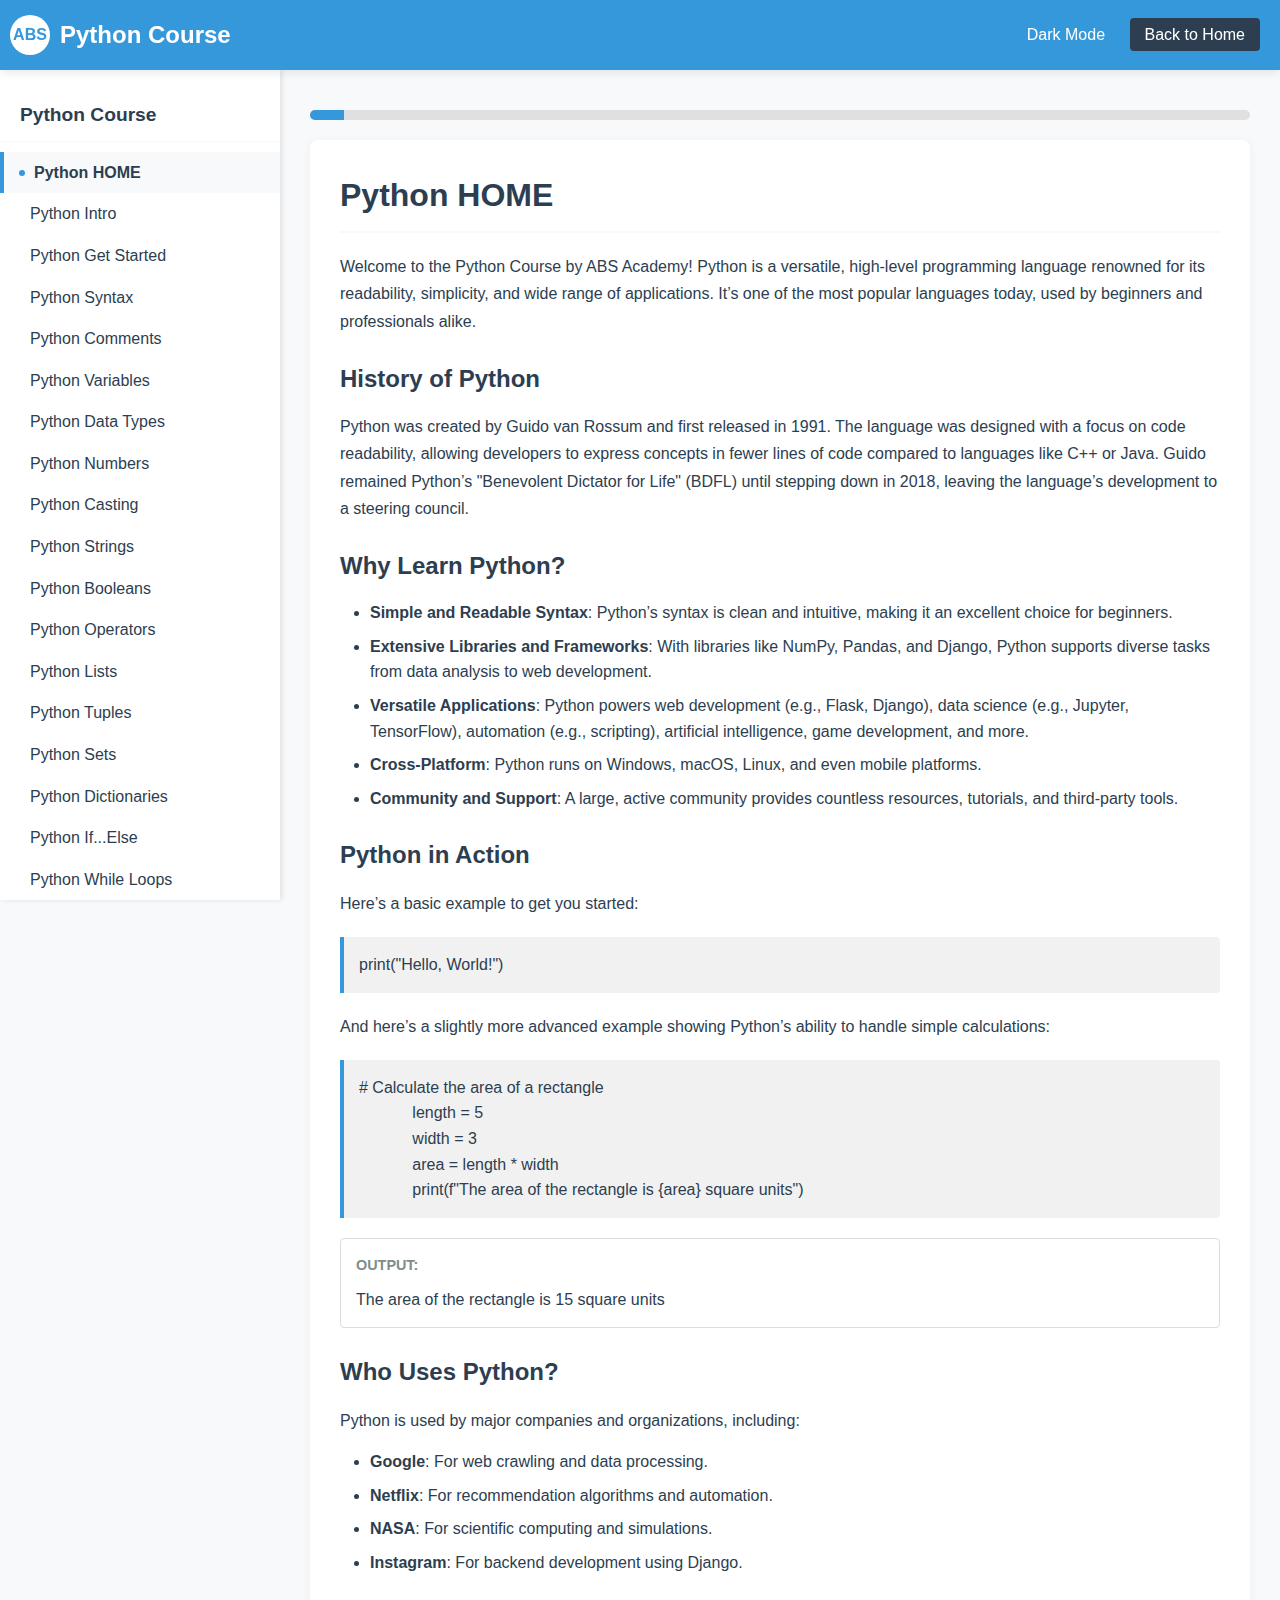
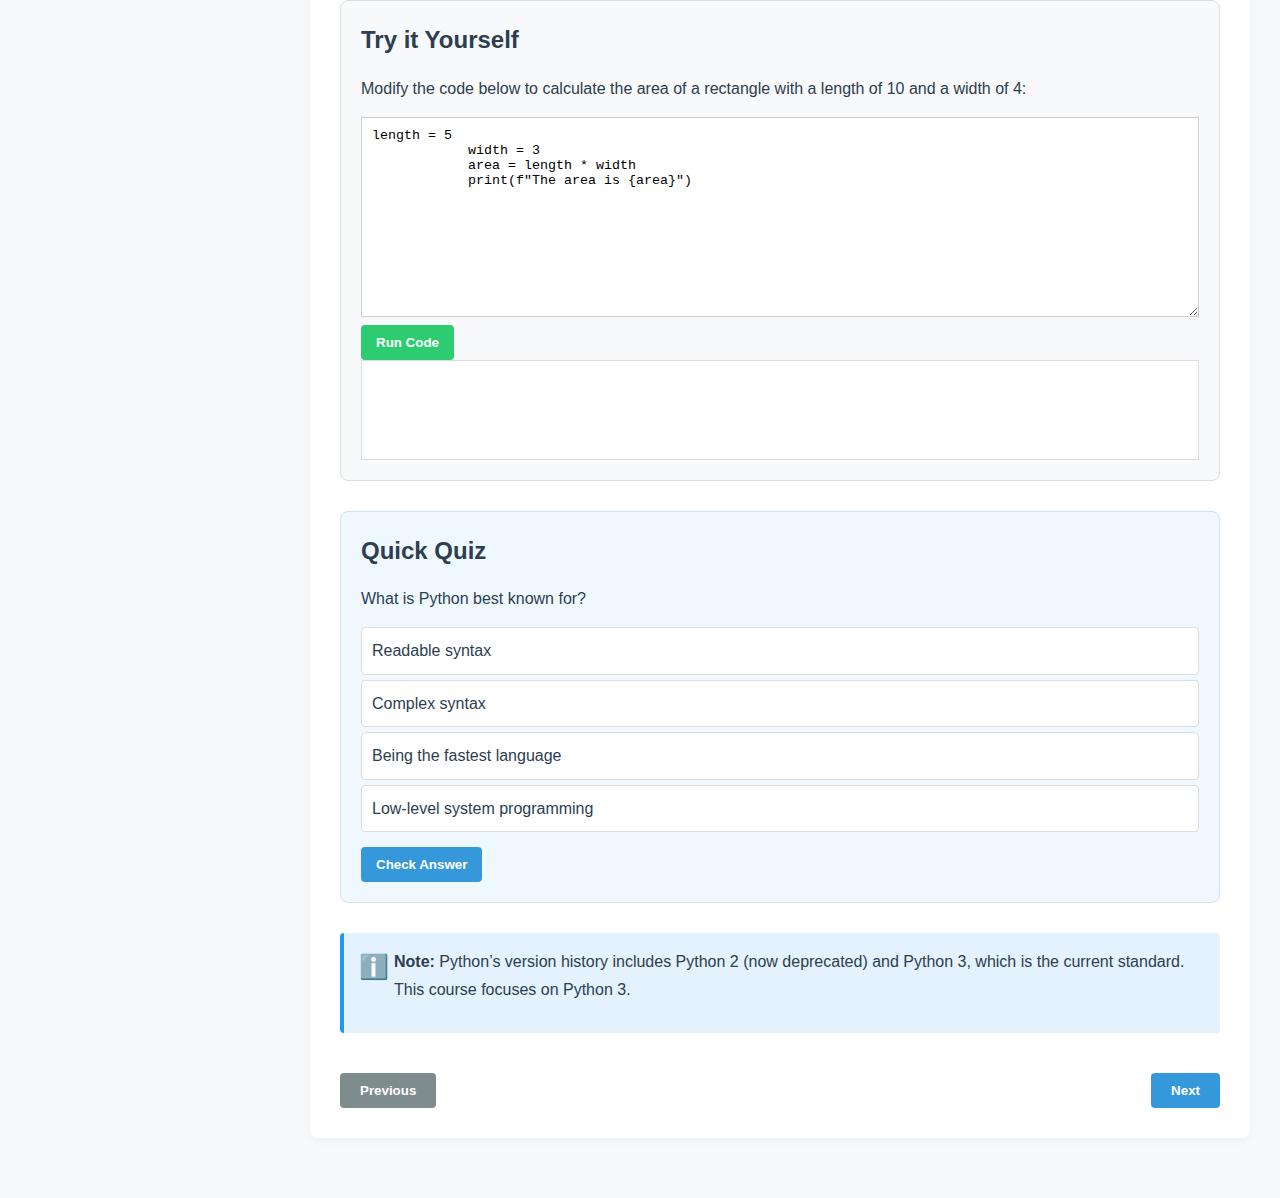
<file: python-course.html>
<!DOCTYPE html>
<html lang="en">
<head>
    <meta charset="UTF-8">
    <meta name="viewport" content="width=device-width, initial-scale=1.0">
    <title>Python Course - ABS Academy</title>
    <style>
        /* Same CSS as provided in your HTML course, reused here for consistency */
        /* Global Styles and Reset */
* {
    margin: 0;
    padding: 0;
    box-sizing: border-box;
    font-family: 'Segoe UI', Tahoma, Geneva, Verdana, sans-serif;
}

body {
    line-height: 1.6;
    color: #2c3e50; /* --secondary-color */
    background-color: #f8f9fa; /* --light-gray */
    overflow-x: hidden;
    margin: 0;
    padding: 0;
}

/* CSS Variables */
:root {
    --primary-color: #3498db;
    --secondary-color: #2c3e50;
    --accent-color: #e74c3c;
    --light-gray: #f8f9fa;
    --dark-gray: #7f8c8d;
    --white: #ffffff;
    --code-bg: #f1f1f1;
    --success-color: #2ecc71;
}

/* Container */
.container {
    display: flex;
    width: 100%;
    min-height: 100vh;
}

/* Header */
header {
    background-color: var(--primary-color);
    color: var(--white);
    padding: 15px 20px 15px 0; /* Adjusted padding */
    position: fixed;
    width: 100%;
    top: 0;
    left: 0;
    height: 70px;
    box-sizing: border-box;
    z-index: 1000;
    display: flex;
    justify-content: space-between;
    align-items: center;
    box-shadow: 0 2px 10px rgba(0, 0, 0, 0.1);
    margin: 0;
}

.logo-container {
    display: flex;
    align-items: center;
    padding-left: 10px;
}

.logo {
    width: 40px;
    height: 40px;
    margin-right: 10px;
    background-color: var(--white);
    border-radius: 50%;
    display: flex;
    align-items: center;
    justify-content: center;
    font-weight: bold;
    color: var(--primary-color);
}

header h1 {
    font-size: 1.5rem;
}

.header-buttons a {
    color: var(--white);
    text-decoration: none;
    margin-left: 20px;
    font-weight: 500;
    transition: opacity 0.3s;
}

.header-buttons a:hover {
    opacity: 0.8;
}

.home-btn {
    background-color: var(--secondary-color);
    padding: 8px 15px;
    border-radius: 4px;
}

/* Sidebar */
.sidebar {
    width: 280px;
    background-color: var(--white);
    padding: 20px 0;
    overflow-y: auto;
    position: fixed;
    top: 70px;
    bottom: 0;
    left: 0;
    margin: 0;
    box-shadow: 2px 0 5px rgba(0, 0, 0, 0.1);
    transition: transform 0.3s ease;
}

.sidebar h3 {
    padding: 10px 20px;
    color: var(--secondary-color);
    font-size: 1.2rem;
    border-bottom: 1px solid var(--light-gray);
    margin-bottom: 10px;
}

.sidebar ul {
    list-style: none;
}

.sidebar li {
    padding: 8px 20px 8px 30px;
    cursor: pointer;
    transition: background-color 0.2s;
    position: relative;
}

.sidebar li:hover {
    background-color: var(--light-gray);
}

.sidebar li.active {
    background-color: var(--light-gray);
    border-left: 4px solid var(--primary-color);
    font-weight: 600;
}

.sidebar li.active::before {
    content: '';
    position: absolute;
    left: 15px;
    top: 50%;
    transform: translateY(-50%);
    width: 6px;
    height: 6px;
    background-color: var(--primary-color);
    border-radius: 50%;
}

.sidebar-toggle {
    display: none;
    position: fixed;
    top: 80px;
    left: 10px;
    background-color: var(--primary-color);
    color: var(--white);
    border: none;
    border-radius: 50%;
    width: 40px;
    height: 40px;
    z-index: 999;
    cursor: pointer;
    box-shadow: 0 2px 5px rgba(0, 0, 0, 0.2);
}

/* Main Content */
.main-content {
    flex: 1;
    padding: 90px 30px 30px 310px;
    transition: padding 0.3s ease;
}

/* Topic */
.topic {
    background-color: var(--white);
    border-radius: 8px;
    padding: 30px;
    margin-bottom: 30px;
    box-shadow: 0 2px 10px rgba(0, 0, 0, 0.05);
    display: none;
}

.topic.active {
    display: block;
    animation: fadeIn 0.5s ease;
}

@keyframes fadeIn {
    from { opacity: 0; transform: translateY(20px); }
    to { opacity: 1; transform: translateY(0); }
}

.topic h2 {
    color: var(--secondary-color);
    font-size: 2rem;
    margin-bottom: 20px;
    padding-bottom: 10px;
    border-bottom: 2px solid var(--light-gray);
}

.topic h3 {
    color: var(--secondary-color);
    font-size: 1.5rem;
    margin: 25px 0 15px;
}

.topic p {
    margin-bottom: 15px;
    line-height: 1.7;
}

.topic ul, .topic ol {
    margin-bottom: 15px;
    padding-left: 30px;
}

.topic li {
    margin-bottom: 8px;
}

/* Code Examples */
.code-example {
    background-color: var(--code-bg);
    border-left: 4px solid var(--primary-color);
    padding: 15px;
    margin: 20px 0;
    border-radius: 0 4px 4px 0;
    overflow-x: auto;
    font-family: 'Courier New', Courier, monospace;
}

.code-example pre {
    margin: 0;
    white-space: pre-wrap;
}

.code-example code {
    color: var(--secondary-color);
}

/* Example Output */
.example-output {
    background-color: var(--white);
    border: 1px solid #ddd;
    padding: 15px;
    margin: 20px 0;
    border-radius: 4px;
}

.example-output h4 {
    margin-bottom: 10px;
    color: var(--dark-gray);
    font-size: 0.9rem;
    text-transform: uppercase;
}

/* Try It Yourself */
.try-it-yourself {
    background-color: var(--light-gray);
    border: 1px solid #ddd;
    padding: 20px;
    margin: 25px 0;
    border-radius: 8px;
}

.try-it-yourself h3 {
    color: var(--secondary-color);
    margin-top: 0;
}

.editor-container {
    display: flex;
    flex-direction: column;
    gap: 15px;
    margin-top: 15px;
}

.editor {
    height: 200px;
    border: 1px solid #ccc;
    padding: 10px;
    font-family: 'Courier New', Courier, monospace;
    resize: vertical;
    background-color: var(--white);
    width: 100%;
    box-sizing: border-box;
}

.run-btn {
    background-color: var(--success-color);
    color: var(--white);
    border: none;
    padding: 10px 15px;
    border-radius: 4px;
    cursor: pointer;
    font-weight: 600;
    align-self: flex-start;
    transition: background-color 0.3s;
}

.run-btn:hover {
    background-color: #27ae60;
}

.result {
    border: 1px solid #ddd;
    padding: 15px;
    min-height: 100px;
    background-color: var(--white);
    width: 100%;
    overflow-x: auto;
}

/* Notes and Tips */
.note, .tip, .warning {
    padding: 15px 15px 15px 50px;
    margin: 20px 0;
    border-radius: 4px;
    position: relative;
}

.note::before, .tip::before, .warning::before {
    font-family: Arial, sans-serif;
    position: absolute;
    left: 15px;
    top: 15px;
    font-size: 1.5rem;
}

.note {
    background-color: #e3f2fd;
    border-left: 4px solid #2196f3;
}

.note::before {
    content: "ℹ️";
}

.tip {
    background-color: #e8f5e9;
    border-left: 4px solid #4caf50;
}

.tip::before {
    content: "💡";
}

.warning {
    background-color: #fff3e0;
    border-left: 4px solid #ff9800;
}

.warning::before {
    content: "⚠️";
}

/* Navigation Buttons */
.topic-navigation {
    display: flex;
    justify-content: space-between;
    margin-top: 40px;
}

.nav-btn {
    background-color: var(--primary-color);
    color: var(--white);
    border: none;
    padding: 10px 20px;
    border-radius: 4px;
    cursor: pointer;
    font-weight: 600;
    transition: background-color 0.3s;
}

.nav-btn:hover {
    background-color: #2980b9;
}

.nav-btn:disabled {
    background-color: var(--dark-gray);
    cursor: not-allowed;
}

/* Tables */
table {
    width: 100%;
    border-collapse: collapse;
    margin: 20px 0;
    background-color: var(--white);
    overflow-x: auto;
}

th, td {
    border: 1px solid #ddd;
    padding: 12px 15px;
    text-align: left;
}

th {
    background-color: var(--primary-color);
    color: var(--white);
}

tr:nth-child(even) {
    background-color: var(--light-gray);
}

/* Images */
.image-container {
    margin: 20px 0;
    text-align: center;
}

.image-container img {
    max-width: 100%;
    border-radius: 4px;
    box-shadow: 0 2px 5px rgba(0, 0, 0, 0.1);
}

.image-caption {
    margin-top: 10px;
    color: var(--dark-gray);
    font-style: italic;
}

/* Quiz Section */
.quiz-container {
    background-color: #f0f8ff;
    border-radius: 8px;
    padding: 20px;
    margin: 30px 0;
    border: 1px solid #d1e3fa;
}

.quiz-container h3 {
    color: var(--secondary-color);
    margin-top: 0;
}

.quiz-question {
    margin: 15px 0;
}

.quiz-options {
    margin-top: 10px;
}

.quiz-option {
    display: block;
    padding: 10px;
    margin: 5px 0;
    background-color: var(--white);
    border: 1px solid #ddd;
    border-radius: 4px;
    cursor: pointer;
    transition: background-color 0.2s;
}

.quiz-option:hover {
    background-color: #f1f1f1;
}

.quiz-option.selected {
    background-color: #d4edda;
    border-color: #c3e6cb;
}

.quiz-option.correct {
    background-color: #d4edda;
    border-color: #c3e6cb;
}

.quiz-option.incorrect {
    background-color: #f8d7da;
    border-color: #f5c6cb;
}

.quiz-feedback {
    margin-top: 15px;
    padding: 10px;
    border-radius: 4px;
    display: none;
}

.quiz-feedback.correct {
    background-color: #d4edda;
    border: 1px solid #c3e6cb;
    color: #155724;
    display: block;
}

.quiz-feedback.incorrect {
    background-color: #f8d7da;
    border: 1px solid #f5c6cb;
    color: #721c24;
    display: block;
}

.check-answer-btn {
    background-color: var(--primary-color);
    color: var(--white);
    border: none;
    padding: 10px 15px;
    border-radius: 4px;
    cursor: pointer;
    margin-top: 10px;
    font-weight: 600;
}

.check-answer-btn:hover {
    background-color: #2980b9;
}

/* Progress Bar */
.progress-container {
    width: 100%;
    background-color: #e0e0e0;
    border-radius: 10px;
    margin: 20px 0;
    overflow: hidden;
}

.progress-bar {
    height: 10px;
    background-color: var(--primary-color);
    width: 0;
    transition: width 0.5s ease;
}

/* Responsive Design and Media Queries */
@media (max-width: 1024px) {
    .sidebar {
        width: 240px;
    }
    .main-content {
        padding-left: 270px;
    }
}

@media (max-width: 768px) {
    .sidebar {
        width: 100%;
        transform: translateX(-100%);
        z-index: 990;
        margin: 0;
    }
    .sidebar.active {
        transform: translateX(0);
    }
    .main-content {
        padding: 90px 15px 15px 15px;
        width: 100%;
    }
    .sidebar-toggle {
        display: block;
    }
    header {
        height: 60px;
        padding: 10px 15px 10px 0;
    }
    .logo-container {
        padding-left: 5px;
    }
}

@media (max-width: 480px) {
    header {
        height: 50px;
        padding: 10px 10px 10px 0;
    }
    header h1 {
        font-size: 1.2rem;
    }
    .logo {
        width: 30px;
        height: 30px;
        margin-right: 5px;
    }
    .main-content {
        padding: 70px 5px 5px 5px;
    }
    .topic {
        padding: 15px;
    }
    .editor {
        height: 150px;
    }
    .header-buttons a {
        margin-left: 10px;
        font-size: 0.9rem;
    }
    .sidebar {
        top: 50px;
    }
    .sidebar-toggle {
        top: 50px;
    }
}

/* Dark Mode Styles */
body.dark-mode {
    background-color: #1a1a1a;
    color: #f0f0f0;
}

body.dark-mode .sidebar,
body.dark-mode .topic,
body.dark-mode .example-output,
body.dark-mode .result {
    background-color: #2d2d2d;
    color: #f0f0f0;
}

body.dark-mode .sidebar li:hover,
body.dark-mode .sidebar li.active {
    background-color: #3d3d3d;
}

body.dark-mode .code-example {
    background-color: #3d3d3d;
    border-left-color: #4dabf7;
}

body.dark-mode .code-example code {
    color: #f0f0f0;
}

body.dark-mode table th {
    background-color: #4dabf7;
}

body.dark-mode table td,
body.dark-mode table th {
    border-color: #444;
}

body.dark-mode tr:nth-child(even) {
    background-color: #333;
}

body.dark-mode .note {
    background-color: #2c3e50;
    border-left-color: #3498db;
}

body.dark-mode .tip {
    background-color: #27ae60;
    border-left-color: #2ecc71;
}

body.dark-mode .warning {
    background-color: #d35400;
    border-left-color: #e67e22;
}

/* Print Styles */
@media print {
    header, .sidebar, .sidebar-toggle, .topic-navigation, .try-it-yourself {
        display: none;
    }
    .main-content {
        padding: 0;
    }
    .topic {
        display: block !important;
        break-inside: avoid;
        page-break-inside: avoid;
        box-shadow: none;
    }
}
        /* Add remaining CSS from your HTML course as needed */
    </style>
</head>
<body>
    <header>
        <div class="logo-container">
            <div class="logo">ABS</div>
            <h1>Python Course</h1>
        </div>
        <div class="header-buttons">
            <a href="#" id="dark-mode-toggle">Dark Mode</a>
            <a href="index.html" class="home-btn">Back to Home</a>
        </div>
    </header>

    <button class="sidebar-toggle" id="sidebar-toggle">☰</button>

    <div class="container">
        <div class="sidebar" id="sidebar">
            <h3>Python Course</h3>
            <ul id="topic-list">
                <li class="active" data-topic="home">Python HOME</li>
                <li data-topic="intro">Python Intro</li>
                <li data-topic="getstarted">Python Get Started</li>
                <li data-topic="syntax">Python Syntax</li>
                <li data-topic="comments">Python Comments</li>
                <li data-topic="variables">Python Variables</li>
                <li data-topic="datatypes">Python Data Types</li>
                <li data-topic="numbers">Python Numbers</li>
                <li data-topic="casting">Python Casting</li>
                <li data-topic="strings">Python Strings</li>
                <li data-topic="booleans">Python Booleans</li>
                <li data-topic="operators">Python Operators</li>
                <li data-topic="lists">Python Lists</li>
                <li data-topic="tuples">Python Tuples</li>
                <li data-topic="sets">Python Sets</li>
                <li data-topic="dictionaries">Python Dictionaries</li>
                <li data-topic="ifelse">Python If...Else</li>
                <li data-topic="whileloops">Python While Loops</li>
                <li data-topic="forloops">Python For Loops</li>
                <li data-topic="functions">Python Functions</li>
                <li data-topic="lambda">Python Lambda</li>
                <li data-topic="arrays">Python Arrays</li>
                <li data-topic="classes">Python Classes/Objects</li>
                <li data-topic="inheritance">Python Inheritance</li>
                <li data-topic="iterators">Python Iterators</li>
                <li data-topic="polymorphism">Python Polymorphism</li>
                <li data-topic="scope">Python Scope</li>
                <li data-topic="modules">Python Modules</li>
                <li data-topic="dates">Python Dates</li>
                <li data-topic="math">Python Math</li>
                <li data-topic="json">Python JSON</li>
                <li data-topic="regex">Python RegEx</li>
                <li data-topic="pip">Python PIP</li>
                <li data-topic="tryexcept">Python Try...Except</li>
                <li data-topic="userinput">Python User Input</li>
                <li data-topic="stringformat">Python String Formatting</li>
                <li data-topic="filehandling">Python File Handling</li>
                <li data-topic="readfiles">Python Read Files</li>
                <li data-topic="writefiles">Python Write/Create Files</li>
                <li data-topic="deletefiles">Python Delete Files</li>
                <li data-topic="numpy">NumPy Tutorial</li>
                <li data-topic="pandas">Pandas Tutorial</li>
                <li data-topic="scipy">SciPy Tutorial</li>
                <li data-topic="django">Django Tutorial</li>
                <li data-topic="matplotlibintro">Matplotlib Intro</li>
                <li data-topic="matplotlibstart">Matplotlib Get Started</li>
                <li data-topic="matplotlibpyplot">Matplotlib Pyplot</li>
                <li data-topic="matplotlibplotting">Matplotlib Plotting</li>
                <li data-topic="matplotlibmarkers">Matplotlib Markers</li>
                <li data-topic="matplotlibline">Matplotlib Line</li>
                <li data-topic="matplotliblabels">Matplotlib Labels</li>
                <li data-topic="matplotlibgrid">Matplotlib Grid</li>
                <li data-topic="matplotlibsubplot">Matplotlib Subplot</li>
                <li data-topic="matplotlibscatter">Matplotlib Scatter</li>
                <li data-topic="matplotlibbars">Matplotlib Bars</li>
                <li data-topic="matplotlibhistograms">Matplotlib Histograms</li>
                <li data-topic="matplotlibpie">Matplotlib Pie Charts</li>
                <li data-topic="mlstart">Machine Learning Getting Started</li>
                <li data-topic="meanmedianmode">Mean Median Mode</li>
                <li data-topic="standarddeviation">Standard Deviation</li>
                <li data-topic="percentile">Percentile</li>
                <li data-topic="datadistribution">Data Distribution</li>
                <li data-topic="normaldistribution">Normal Data Distribution</li>
                <li data-topic="scatterplot">Scatter Plot</li>
                <li data-topic="linearregression">Linear Regression</li>
                <li data-topic="polynomialregression">Polynomial Regression</li>
                <li data-topic="multipleregression">Multiple Regression</li>
                <li data-topic="scale">Scale</li>
                <li data-topic="traintest">Train/Test</li>
                <li data-topic="decisiontree">Decision Tree</li>
                <li data-topic="confusionmatrix">Confusion Matrix</li>
                <li data-topic="hierarchicalclustering">Hierarchical Clustering</li>
                <li data-topic="logisticregression">Logistic Regression</li>
                <li data-topic="gridsearch">Grid Search</li>
                <li data-topic="categoricaldata">Categorical Data</li>
                <li data-topic="kmeans">K-means</li>
                <li data-topic="bootstrapaggregation">Bootstrap Aggregation</li>
                <li data-topic="crossvalidation">Cross Validation</li>
                <li data-topic="aucroc">AUC - ROC Curve</li>
                <li data-topic="knn">K-nearest neighbors</li>
                <li data-topic="mysqlstart">MySQL Get Started</li>
                <li data-topic="mysqlcreatedb">MySQL Create Database</li>
                <li data-topic="mysqlcreatetable">MySQL Create Table</li>
                <li data-topic="mysqlinsert">MySQL Insert</li>
                <li data-topic="mysqlselect">MySQL Select</li>
                <li data-topic="mysqlwhere">MySQL Where</li>
                <li data-topic="mysqlorderby">MySQL Order By</li>
                <li data-topic="mysqldelete">MySQL Delete</li>
                <li data-topic="mysqldroptable">MySQL Drop Table</li>
                <li data-topic="mysqlupdate">MySQL Update</li>
                <li data-topic="mysqllimit">MySQL Limit</li>
                <li data-topic="mysqljoin">MySQL Join</li>
                <li data-topic="mongodbstart">MongoDB Get Started</li>
                <li data-topic="mongodbcreatedb">MongoDB Create DB</li>
                <li data-topic="mongodbcollection">MongoDB Collection</li>
                <li data-topic="mongodbinsert">MongoDB Insert</li>
                <li data-topic="mongodbfind">MongoDB Find</li>
                <li data-topic="mongodbquery">MongoDB Query</li>
                <li data-topic="mongodbsort">MongoDB Sort</li>
                <li data-topic="mongodbdelete">MongoDB Delete</li>
                <li data-topic="mongodbdrop">MongoDB Drop Collection</li>
                <li data-topic="mongodbupdate">MongoDB Update</li>
                <li data-topic="mongodblimit">MongoDB Limit</li>
            </ul>
        </div>

        <div class="main-content">
            <div class="progress-container">
                <div class="progress-bar" id="progress-bar"></div>
            </div>

            <!-- Python HOME -->
            <div id="home" class="topic active">
                <h2>Python HOME</h2>
                <p>Welcome to the Python Course by ABS Academy! Python is a versatile, high-level programming language renowned for its readability, simplicity, and wide range of applications. It’s one of the most popular languages today, used by beginners and professionals alike.</p>
            
                <h3>History of Python</h3>
                <p>Python was created by Guido van Rossum and first released in 1991. The language was designed with a focus on code readability, allowing developers to express concepts in fewer lines of code compared to languages like C++ or Java. Guido remained Python’s "Benevolent Dictator for Life" (BDFL) until stepping down in 2018, leaving the language’s development to a steering council.</p>
            
                <h3>Why Learn Python?</h3>
                <ul>
                    <li><strong>Simple and Readable Syntax</strong>: Python’s syntax is clean and intuitive, making it an excellent choice for beginners.</li>
                    <li><strong>Extensive Libraries and Frameworks</strong>: With libraries like NumPy, Pandas, and Django, Python supports diverse tasks from data analysis to web development.</li>
                    <li><strong>Versatile Applications</strong>: Python powers web development (e.g., Flask, Django), data science (e.g., Jupyter, TensorFlow), automation (e.g., scripting), artificial intelligence, game development, and more.</li>
                    <li><strong>Cross-Platform</strong>: Python runs on Windows, macOS, Linux, and even mobile platforms.</li>
                    <li><strong>Community and Support</strong>: A large, active community provides countless resources, tutorials, and third-party tools.</li>
                </ul>
            
                <h3>Python in Action</h3>
                <p>Here’s a basic example to get you started:</p>
                <div class="code-example">
                    <pre><code>print("Hello, World!")</code></pre>
                </div>
                <p>And here’s a slightly more advanced example showing Python’s ability to handle simple calculations:</p>
                <div class="code-example">
                    <pre><code># Calculate the area of a rectangle
            length = 5
            width = 3
            area = length * width
            print(f"The area of the rectangle is {area} square units")</code></pre>
                </div>
                <div class="example-output">
                    <h4>Output:</h4>
                    <pre>The area of the rectangle is 15 square units</pre>
                </div>
            
                <h3>Who Uses Python?</h3>
                <p>Python is used by major companies and organizations, including:</p>
                <ul>
                    <li><strong>Google</strong>: For web crawling and data processing.</li>
                    <li><strong>Netflix</strong>: For recommendation algorithms and automation.</li>
                    <li><strong>NASA</strong>: For scientific computing and simulations.</li>
                    <li><strong>Instagram</strong>: For backend development using Django.</li>
                </ul>
            
                <div class="try-it-yourself">
                    <h3>Try it Yourself</h3>
                    <p>Modify the code below to calculate the area of a rectangle with a length of 10 and a width of 4:</p>
                    <textarea class="editor" id="home-editor">length = 5
            width = 3
            area = length * width
            print(f"The area is {area}")</textarea>
                    <button class="run-btn" onclick="runCode('home-editor', 'home-result')">Run Code</button>
                    <div class="result" id="home-result"></div>
                </div>
            
                <div class="quiz-container">
                    <h3>Quick Quiz</h3>
                    <p>What is Python best known for?</p>
                    <div class="quiz-options">
                        <div class="quiz-option" data-correct="true">Readable syntax</div>
                        <div class="quiz-option" data-correct="false">Complex syntax</div>
                        <div class="quiz-option" data-correct="false">Being the fastest language</div>
                        <div class="quiz-option" data-correct="false">Low-level system programming</div>
                    </div>
                    <button class="check-answer-btn" onclick="checkAnswer(this)">Check Answer</button>
                    <div class="quiz-feedback"></div>
                </div>
            
                <div class="note">
                    <p><strong>Note:</strong> Python’s version history includes Python 2 (now deprecated) and Python 3, which is the current standard. This course focuses on Python 3.</p>
                </div>
            
                <div class="topic-navigation">
                    <button class="nav-btn prev-btn" disabled>Previous</button>
                    <button class="nav-btn next-btn" onclick="navigateTopic('intro')">Next</button>
                </div>
            </div>

            <!-- Python Intro -->
            <div id="intro" class="topic">
                <h2>Python Intro</h2>
                <p>Python is an interpreted, high-level, object-oriented programming language created by Guido van Rossum and first released in 1991. It’s designed to be easy to read and write, making it a favorite among developers of all skill levels.</p>
            
                <h3>Origins and Philosophy</h3>
                <p>Guido van Rossum developed Python as a successor to the ABC language, aiming to create a language that prioritizes readability and simplicity. Python’s design philosophy is encapsulated in "The Zen of Python" (accessible by typing <code>import this</code> in a Python interpreter), which emphasizes principles like "Beautiful is better than ugly" and "Simple is better than complex."</p>
            
                <h3>Key Characteristics</h3>
                <ul>
                    <li><strong>Interpreted</strong>: Python code is executed line-by-line by an interpreter, eliminating the need for compilation.</li>
                    <li><strong>Object-Oriented</strong>: Supports classes and objects for structured programming.</li>
                    <li><strong>Dynamically Typed</strong>: No need to declare variable types; they are determined at runtime.</li>
                    <li><strong>Indentation-Based</strong>: Uses whitespace to define code blocks, enforcing clean formatting.</li>
                    <li><strong>Extensible</strong>: Can integrate with C/C++ for performance-critical tasks.</li>
                </ul>
            
                <h3>Python in Practice</h3>
                <p>Here’s a simple example demonstrating variables and string formatting:</p>
                <div class="code-example">
                    <pre><code># Simple Python program
            name = "ABS Academy"
            print(f"Welcome to {name}")</code></pre>
                </div>
                <div class="example-output">
                    <h4>Output:</h4>
                    <pre>Welcome to ABS Academy</pre>
                </div>
            
                <p>Here’s another example showing a basic function:</p>
                <div class="code-example">
                    <pre><code># Define and use a function
            def greet(name):
                return f"Hello, {name}!"
            
            print(greet("Student"))</code></pre>
                </div>
                <div class="example-output">
                    <h4>Output:</h4>
                    <pre>Hello, Student!</pre>
                </div>
            
                <h3>Why Python Stands Out</h3>
                <p>Python’s versatility makes it ideal for various domains:</p>
                <ul>
                    <li><strong>Education</strong>: Taught in schools and universities due to its gentle learning curve.</li>
                    <li><strong>Scripting</strong>: Automates repetitive tasks (e.g., file renaming, data extraction).</li>
                    <li><strong>Prototyping</strong>: Rapid development for testing ideas in startups and research.</li>
                </ul>
            
                <div class="try-it-yourself">
                    <h3>Try it Yourself</h3>
                    <p>Modify the code below to greet yourself by replacing "Python" with your name:</p>
                    <textarea class="editor" id="intro-editor">print("Hello from Python!")</textarea>
                    <button class="run-btn" onclick="runCode('intro-editor', 'intro-result')">Run Code</button>
                    <div class="result" id="intro-result"></div>
                </div>
            
                <div class="quiz-container">
                    <h3>Quick Quiz</h3>
                    <p>Which of the following is a key feature of Python?</p>
                    <div class="quiz-options">
                        <div class="quiz-option" data-correct="true">Dynamic typing</div>
                        <div class="quiz-option" data-correct="false">Static typing</div>
                        <div class="quiz-option" data-correct="false">Compiled execution</div>
                        <div class="quiz-option" data-correct="false">Curly brace syntax</div>
                    </div>
                    <button class="check-answer-btn" onclick="checkAnswer(this)">Check Answer</button>
                    <div class="quiz-feedback"></div>
                </div>
            
                <div class="note">
                    <p><strong>Note:</strong> Python’s interpreter runs code interactively, allowing you to test snippets in a REPL (Read-Eval-Print Loop) environment like IDLE or a terminal.</p>
                </div>
            
                <div class="topic-navigation">
                    <button class="nav-btn prev-btn" onclick="navigateTopic('home')">Previous</button>
                    <button class="nav-btn next-btn" onclick="navigateTopic('getstarted')">Next</button>
                </div>
            </div>
            <!-- Python Get Started -->
            <div id="getstarted" class="topic">
                <h2>Python Get Started</h2>
                <p>Getting started with Python is straightforward! To begin, download Python from <a href="https://www.python.org" target="_blank">python.org</a> and run it using an Integrated Development Environment (IDE) like PyCharm, Visual Studio Code (VS Code), or even a simple text editor with a terminal.</p>
            
                <h3>Step-by-Step Installation</h3>
                <ol>
                    <li><strong>Download Python</strong>: Visit <a href="https://www.python.org/downloads/" target="_blank">python.org/downloads</a>, choose the latest Python 3 version (e.g., 3.11 as of 2023), and download the installer for your operating system (Windows, macOS, or Linux).</li>
                    <li><strong>Install Python</strong>: Run the installer. On Windows, check "Add Python to PATH" to use it from the command line. On macOS/Linux, it’s typically added automatically.</li>
                    <li><strong>Verify Installation</strong>: Open a terminal (Command Prompt, Terminal, etc.) and type <code>python --version</code> or <code>python3 --version</code>. You should see the installed version (e.g., "Python 3.11.0").</li>
                </ol>
            
                <h3>Choosing Your Environment</h3>
                <p>Python can be run in various ways:</p>
                <ul>
                    <li><strong>Python IDLE</strong>: Comes with Python; a simple editor for beginners.</li>
                    <li><strong>VS Code</strong>: A popular, lightweight IDE with Python extensions for debugging and linting.</li>
                    <li><strong>PyCharm</strong>: A powerful IDE for professional development with advanced features.</li>
                    <li><strong>Terminal/Shell</strong>: Run scripts directly using <code>python script.py</code>.</li>
                </ul>
            
                <h3>Your First Program</h3>
                <p>Here’s a basic example to test your setup:</p>
                <div class="code-example">
                    <pre><code># First program
            print("My first Python code")</code></pre>
                </div>
                <div class="example-output">
                    <h4>Output:</h4>
                    <pre>My first Python code</pre>
                </div>
            
                <p>Here’s a slightly more interactive example:</p>
                <div class="code-example">
                    <pre><code># Ask for user input and respond
            name = input("Enter your name: ")
            print(f"Nice to meet you, {name}!")</code></pre>
                </div>
                <div class="example-output">
                    <h4>Example Output:</h4>
                    <pre>Enter your name: Alex
            Nice to meet you, Alex!</pre>
                </div>
            
                <h3>Tips for Beginners</h3>
                <ul>
                    <li>Save files with a <code>.py</code> extension (e.g., <code>first.py</code>).</li>
                    <li>Use a consistent editor to build familiarity.</li>
                    <li>Explore the Python interactive shell by typing <code>python</code> in your terminal.</li>
                </ul>
            
                <div class="try-it-yourself">
                    <h3>Try it Yourself</h3>
                    <p>Modify the code below to ask for a favorite color instead of a name:</p>
                    <textarea class="editor" id="getstarted-editor">name = input("Enter your name: ")
            print(f"Nice to meet you, {name}!")</textarea>
                    <button class="run-btn" onclick="runCode('getstarted-editor', 'getstarted-result')">Run Code</button>
                    <div class="result" id="getstarted-result"></div>
                </div>
            
                <div class="quiz-container">
                    <h3>Quick Quiz</h3>
                    <p>What command checks your Python version in the terminal?</p>
                    <div class="quiz-options">
                        <div class="quiz-option" data-correct="true">python --version</div>
                        <div class="quiz-option" data-correct="false">python -v</div>
                        <div class="quiz-option" data-correct="false">version python</div>
                        <div class="quiz-option" data-correct="false">py --check</div>
                    </div>
                    <button class="check-answer-btn" onclick="checkAnswer(this)">Check Answer</button>
                    <div class="quiz-feedback"></div>
                </div>
            
                <div class="note">
                    <p><strong>Note:</strong> If <code>python --version</code> doesn’t work, try <code>python3 --version</code>, as some systems differentiate between Python 2 and 3.</p>
                </div>
            
                <div class="topic-navigation">
                    <button class="nav-btn prev-btn" onclick="navigateTopic('intro')">Previous</button>
                    <button class="nav-btn next-btn" onclick="navigateTopic('syntax')">Next</button>
                </div>
            </div>

            <!-- Python Syntax -->
            <div id="syntax" class="topic">
                <h2>Python Syntax</h2>
                <p>Python uses indentation to define code blocks, unlike many other programming languages that rely on curly braces (<code>{}</code>) or keywords like <code>end</code>. This unique feature enforces readable and consistent code formatting.</p>
            
                <h3>Core Syntax Rules</h3>
                <ul>
                    <li><strong>Indentation</strong>: Use 4 spaces (by convention) to indent code blocks. Tabs are allowed but discouraged.</li>
                    <li><strong>No Semicolons</strong>: Statements don’t require semicolons (<code>;</code>) to end lines, though they can separate multiple statements on one line.</li>
                    <li><strong>Case Sensitivity</strong>: Python is case-sensitive (e.g., <code>Variable</code> ≠ <code>variable</code>).</li>
                    <li><strong>Line-Based Execution</strong>: Each line is a statement, unless continued with a backslash (<code>\</code>) or wrapped in parentheses.</li>
                </ul>
            
                <h3>Indentation in Action</h3>
                <p>Here’s an example using an <code>if</code> statement to demonstrate indentation:</p>
                <div class="code-example">
                    <pre><code>if 5 > 2:
                print("Five is greater than two")
            else:
                print("This won't run")</code></pre>
                </div>
                <div class="example-output">
                    <h4>Output:</h4>
                    <pre>Five is greater than two</pre>
                </div>
            
                <p>Here’s a more complex example with nested blocks:</p>
                <div class="code-example">
                    <pre><code># Nested indentation
            x = 10
            if x > 0:
                print("x is positive")
                if x > 5:
                    print("x is also greater than 5")
            else:
                print("x is not positive")</code></pre>
                </div>
                <div class="example-output">
                    <h4>Output:</h4>
                    <pre>x is positive
            x is also greater than 5</pre>
                </div>
            
                <h3>Why Indentation Matters</h3>
                <p>Indentation isn’t just stylistic—it’s mandatory. Incorrect indentation raises an <code>IndentationError</code>. For example:</p>
                <div class="code-example">
                    <pre><code># This will cause an error
            if 5 > 2:
            print("This is wrong")</code></pre>
                </div>
                <p>The above code fails because the <code>print</code> statement isn’t indented under the <code>if</code> block.</p>
            
                <div class="try-it-yourself">
                    <h3>Try it Yourself</h3>
                    <p>Fix the indentation in the code below so it runs correctly:</p>
                    <textarea class="editor" id="syntax-editor">if 3 < 7:
            print("Three is less than seven")</textarea>
                    <button class="run-btn" onclick="runCode('syntax-editor', 'syntax-result')">Run Code</button>
                    <div class="result" id="syntax-result"></div>
                </div>
            
                <div class="quiz-container">
                    <h3>Quick Quiz</h3>
                    <p>What defines a code block in Python?</p>
                    <div class="quiz-options">
                        <div class="quiz-option" data-correct="true">Indentation</div>
                        <div class="quiz-option" data-correct="false">Curly braces</div>
                        <div class="quiz-option" data-correct="false">Semicolons</div>
                        <div class="quiz-option" data-correct="false">Parentheses</div>
                    </div>
                    <button class="check-answer-btn" onclick="checkAnswer(this)">Check Answer</button>
                    <div class="quiz-feedback"></div>
                </div>
            
                <div class="note">
                    <p><strong>Note:</strong> PEP 8, Python’s style guide, recommends 4 spaces per indentation level for consistency across projects.</p>
                </div>
            
                <div class="topic-navigation">
                    <button class="nav-btn prev-btn" onclick="navigateTopic('getstarted')">Previous</button>
                    <button class="nav-btn next-btn" onclick="navigateTopic('comments')">Next</button>
                </div>
            </div>

            <div id="comments" class="topic">
                <h2>Python Comments</h2>
                <p>Comments in Python start with a hash symbol (<code>#</code>) and are ignored by the Python interpreter. They are essential for explaining code, making it more readable and maintainable for yourself and others.</p>
            
                <h3>Types of Comments</h3>
                <ul>
                    <li><strong>Single-Line Comments</strong>: Begin with <code>#</code> and extend to the end of the line.</li>
                    <li><strong>Inline Comments</strong>: Placed on the same line as code, separated by at least two spaces.</li>
                    <li><strong>Multi-Line Comments</strong>: Achieved by using multiple <code>#</code> lines or, informally, triple-quoted strings (<code>"""</code>), though the latter is technically a string literal.</li>
                </ul>
            
                <h3>Why Use Comments?</h3>
                <p>Comments serve several purposes:</p>
                <ul>
                    <li><strong>Documentation</strong>: Explain what the code does, especially for complex logic.</li>
                    <li><strong>Debugging</strong>: Temporarily disable code by "commenting it out."</li>
                    <li><strong>Collaboration</strong>: Help team members understand your intentions.</li>
                </ul>
            
                <h3>Comments in Action</h3>
                <p>Here’s a basic example of a single-line comment:</p>
                <div class="code-example">
                    <pre><code># This is a comment
            print("Hello")</code></pre>
                </div>
                <div class="example-output">
                    <h4>Output:</h4>
                    <pre>Hello</pre>
                </div>
            
                <p>Here’s a more detailed example with multiple comment types:</p>
                <div class="code-example">
                    <pre><code># Calculate the sum of two numbers
            x = 5  # First number
            y = 3  # Second number
            sum = x + y
            print(f"The sum is {sum}")  # Display result
            
            # Multi-line comment example:
            # This could describe a larger block
            # of code or a function's purpose
            </code></pre>
                </div>
                <div class="example-output">
                    <h4>Output:</h4>
                    <pre>The sum is 8</pre>
                </div>
            
                <h3>Best Practices</h3>
                <ul>
                    <li>Keep comments concise and relevant.</li>
                    <li>Avoid stating the obvious (e.g., <code># Set x to 5</code>).</li>
                    <li>Use comments to explain "why" rather than "what" when possible.</li>
                </ul>
            
                <div class="try-it-yourself">
                    <h3>Try it Yourself</h3>
                    <p>Add a comment above the code to explain what it does:</p>
                    <textarea class="editor" id="comments-editor">age = 25
            print(f"You are {age} years old")</textarea>
                    <button class="run-btn" onclick="runCode('comments-editor', 'comments-result')">Run Code</button>
                    <div class="result" id="comments-result"></div>
                </div>
            
                <div class="quiz-container">
                    <h3>Quick Quiz</h3>
                    <p>How do you start a single-line comment in Python?</p>
                    <div class="quiz-options">
                        <div class="quiz-option" data-correct="true">#</div>
                        <div class="quiz-option" data-correct="false">//</div>
                        <div class="quiz-option" data-correct="false">/*</div>
                        <div class="quiz-option" data-correct="false">%</div>
                    </div>
                    <button class="check-answer-btn" onclick="checkAnswer(this)">Check Answer</button>
                    <div class="quiz-feedback"></div>
                </div>
            
                <div class="note">
                    <p><strong>Note:</strong> While triple-quoted strings (<code>"""</code>) can be used for multi-line comments, they are technically string literals and may be included in the bytecode unless optimized out.</p>
                </div>
            
                <div class="topic-navigation">
                    <button class="nav-btn prev-btn" onclick="navigateTopic('syntax')">Previous</button>
                    <button class="nav-btn next-btn" onclick="navigateTopic('variables')">Next</button>
                </div>
            </div>

            <!-- Python Variables -->
            <div id="variables" class="topic">
                <h2>Python Variables</h2>
                <p>Variables in Python are used to store data and don’t require explicit type declarations due to Python’s dynamic typing. They act as named containers that can hold values of any data type, and their values can change during program execution.</p>
            
                <h3>Creating Variables</h3>
                <p>Variables are created by assigning a value using the equals sign (<code>=</code>):</p>
                <div class="code-example">
                    <pre><code>x = 5          # Integer
            y = "Hello"    # String
            print(x, y)</code></pre>
                </div>
                <div class="example-output">
                    <h4>Output:</h4>
                    <pre>5 Hello</pre>
                </div>
            
                <h3>Variable Naming Rules</h3>
                <ul>
                    <li><strong>Allowed Characters</strong>: Letters (a-z, A-Z), digits (0-9), and underscores (_).</li>
                    <li><strong>Start</strong>: Must begin with a letter or underscore (not a digit).</li>
                    <li><strong>Case Sensitivity</strong>: <code>age</code> and <code>Age</code> are different variables.</li>
                    <li><strong>No Keywords</strong>: Cannot use Python reserved words (e.g., <code>if</code>, <code>for</code>, <code>class</code>).</li>
                </ul>
            
                <h3>Advanced Assignment</h3>
                <p>Python supports multiple assignment and unpacking:</p>
                <div class="code-example">
                    <pre><code># Multiple assignment
            a, b = 10, "Python"
            
            # Unpacking a list
            numbers = [1, 2, 3]
            x, y, z = numbers
            
            print(a, b)
            print(x, y, z)</code></pre>
                </div>
                <div class="example-output">
                    <h4>Output:</h4>
                    <pre>10 Python
            1 2 3</pre>
                </div>
            
                <h3>Key Features</h3>
                <ul>
                    <li><strong>Dynamic Typing</strong>: A variable’s type can change (e.g., <code>x = 5</code> then <code>x = "text"</code>).</li>
                    <li><strong>Scope</strong>: Variables can be local (inside functions) or global (outside functions).</li>
                    <li><strong>No Declaration</strong>: Simply assign a value to create a variable—no <code>int x;</code> like in other languages.</li>
                </ul>
            
                <div class="try-it-yourself">
                    <h3>Try it Yourself</h3>
                    <p>Create two variables—one with your name and one with your age—then print them:</p>
                    <textarea class="editor" id="variables-editor">x = 5
            y = "Hello"
            print(x, y)</textarea>
                    <button class="run-btn" onclick="runCode('variables-editor', 'variables-result')">Run Code</button>
                    <div class="result" id="variables-result"></div>
                </div>
            
                <div class="quiz-container">
                    <h3>Quick Quiz</h3>
                    <p>Which of these is a valid Python variable name?</p>
                    <div class="quiz-options">
                        <div class="quiz-option" data-correct="true">my_variable</div>
                        <div class="quiz-option" data-correct="false">2nd_place</div>
                        <div class="quiz-option" data-correct="false">if</div>
                        <div class="quiz-option" data-correct="false">my-variable</div>
                    </div>
                    <button class="check-answer-btn" onclick="checkAnswer(this)">Check Answer</button>
                    <div class="quiz-feedback"></div>
                </div>
            
                <div class="note">
                    <p><strong>Note:</strong> Use meaningful variable names (e.g., <code>user_age</code> instead of <code>x</code>) to improve code readability, as recommended by PEP 8.</p>
                </div>
            
                <div class="topic-navigation">
                    <button class="nav-btn prev-btn" onclick="navigateTopic('comments')">Previous</button>
                    <button class="nav-btn next-btn" onclick="navigateTopic('datatypes')">Next</button>
                </div>
            </div>

            <!-- Continue with remaining topics -->
            <!-- Example for one more topic -->
            <div id="datatypes" class="topic">
                <h2>Python Data Types</h2>
                <p>Python has a rich set of built-in data types such as <code>int</code>, <code>str</code>, <code>list</code>, <code>dict</code>, and more. These types allow you to store and manipulate different kinds of data, and Python’s dynamic typing means you don’t need to declare them explicitly.</p>
            
                <h3>Common Data Types</h3>
                <p>Here are some of Python’s most frequently used data types:</p>
                <table>
                    <tr>
                        <th>Data Type</th>
                        <th>Description</th>
                        <th>Example</th>
                    </tr>
                    <tr>
                        <td><code>int</code></td>
                        <td>Integer (whole numbers)</td>
                        <td><code>5</code>, <code>-10</code></td>
                    </tr>
                    <tr>
                        <td><code>str</code></td>
                        <td>String (sequence of characters)</td>
                        <td><code>"Hello"</code>, <code>'Python'</code></td>
                    </tr>
                    <tr>
                        <td><code>list</code></td>
                        <td>List (ordered, mutable collection)</td>
                        <td><code>[1, 2, 3]</code>, <code>["a", "b"]</code></td>
                    </tr>
                    <tr>
                        <td><code>dict</code></td>
                        <td>Dictionary (key-value pairs)</td>
                        <td><code>{"name": "Alex", "age": 25}</code></td>
                    </tr>
                    <tr>
                        <td><code>float</code></td>
                        <td>Floating-point number (decimals)</td>
                        <td><code>3.14</code>, <code>-0.5</code></td>
                    </tr>
                    <tr>
                        <td><code>bool</code></td>
                        <td>Boolean (true or false)</td>
                        <td><code>True</code>, <code>False</code></td>
                    </tr>
                    <tr>
                        <td><code>tuple</code></td>
                        <td>Tuple (ordered, immutable collection)</td>
                        <td><code>(1, 2, 3)</code></td>
                    </tr>
                    <tr>
                        <td><code>set</code></td>
                        <td>Set (unordered, unique elements)</td>
                        <td><code>{1, 2, 3}</code></td>
                    </tr>
                </table>
            
                <h3>Checking Data Types</h3>
                <p>You can use the <code>type()</code> function to identify a variable’s data type:</p>
                <div class="code-example">
                    <pre><code>x = 5       # int
            y = "Hi"    # str
            z = [1, 2]  # list
            print(type(x), type(y), type(z))</code></pre>
                </div>
                <div class="example-output">
                    <h4>Output:</h4>
                    <pre>&lt;class 'int'&gt; &lt;class 'str'&gt; &lt;class 'list'&gt;</pre>
                </div>
            
                <p>Here’s an example mixing different data types:</p>
                <div class="code-example">
                    <pre><code># Mixing data types
            person = {"name": "Alex", "age": 25}  # dict
            height = 1.75                         # float
            is_student = True                     # bool
            print(f"{person['name']} is {height}m tall and student status: {is_student}")
            print(type(person), type(height), type(is_student))</code></pre>
                </div>
                <div class="example-output">
                    <h4>Output:</h4>
                    <pre>Alex is 1.75m tall and student status: True
            &lt;class 'dict'&gt; &lt;class 'float'&gt; &lt;class 'bool'&gt;</pre>
                </div>
            
                <h3>Key Features</h3>
                <ul>
                    <li><strong>Mutable vs. Immutable</strong>: Lists and dictionaries are mutable (can be changed), while strings and tuples are immutable.</li>
                    <li><strong>Dynamic Typing</strong>: Variables can change types (e.g., <code>x = 5</code> then <code>x = "text"</code>).</li>
                    <li><strong>Type Conversion</strong>: Use functions like <code>int()</code>, <code>str()</code>, etc., to convert between types.</li>
                </ul>
            
                <div class="try-it-yourself">
                    <h3>Try it Yourself</h3>
                    <p>Add a variable with a <code>float</code> value and print its type:</p>
                    <textarea class="editor" id="datatypes-editor">a = 10
            b = "Python"
            print(type(a))
            print(type(b))</textarea>
                    <button class="run-btn" onclick="runCode('datatypes-editor', 'datatypes-result')">Run Code</button>
                    <div class="result" id="datatypes-result"></div>
                </div>
            
                <div class="quiz-container">
                    <h3>Quick Quiz</h3>
                    <p>Which data type represents a collection of key-value pairs?</p>
                    <div class="quiz-options">
                        <div class="quiz-option" data-correct="true">dict</div>
                        <div class="quiz-option" data-correct="false">list</div>
                        <div class="quiz-option" data-correct="false">str</div>
                        <div class="quiz-option" data-correct="false">int</div>
                    </div>
                    <button class="check-answer-btn" onclick="checkAnswer(this)">Check Answer</button>
                    <div class="quiz-feedback"></div>
                </div>
            
                <div class="note">
                    <p><strong>Note:</strong> Python’s <code>type()</code> function returns the class of the object, reflecting Python’s object-oriented nature where everything is an object.</p>
                </div>
            
                <div class="topic-navigation">
                    <button class="nav-btn prev-btn" onclick="navigateTopic('variables')">Previous</button>
                    <button class="nav-btn next-btn" onclick="navigateTopic('numbers')">Next</button>
                </div>
            </div>

            <!-- Add remaining topics similarly -->
            <!-- For brevity, I'll outline one advanced topic -->
            <div id="mysqlstart" class="topic">
                <h2>MySQL Get Started</h2>
                <p>To connect Python to a MySQL database, use the <code>mysql-connector-python</code> library, a pure Python driver provided by MySQL. This allows you to interact with MySQL databases directly from your Python code.</p>
            
                <h3>Setting Up the Environment</h3>
                <p>Before connecting, you need to install the library and have a MySQL server running:</p>
                <ol>
                    <li><strong>Install MySQL Server</strong>: Download and install MySQL from <a href="https://dev.mysql.com/downloads/" target="_blank">mysql.com</a> if not already installed.</li>
                    <li><strong>Install mysql-connector-python</strong>: Run <code>pip install mysql-connector-python</code> in your terminal or command prompt.</li>
                    <li><strong>Verify Installation</strong>: Import the library in Python and check for errors:
                        <div class="code-example">
                            <pre><code>import mysql.connector
            print("Library installed successfully!")</code></pre>
                        </div>
                    </li>
                </ol>
            
                <h3>Connecting to MySQL</h3>
                <p>Use the <code>mysql.connector.connect()</code> method to establish a connection:</p>
                <div class="code-example">
                    <pre><code>import mysql.connector
            mydb = mysql.connector.connect(
                host="localhost",
                user="root",
                password="password"
            )
            print(mydb)</code></pre>
                </div>
                <div class="example-output">
                    <h4>Output:</h4>
                    <pre>&lt;mysql.connector.connection_cext.CMySQLConnection object at 0x...&gt;</pre>
                </div>
                <p>The output confirms a successful connection, showing a connection object.</p>
            
                <h3>Basic Database Interaction</h3>
                <p>Here’s an example checking the MySQL server version:</p>
                <div class="code-example">
                    <pre><code>import mysql.connector
            
            mydb = mysql.connector.connect(
                host="localhost",
                user="root",
                password="password"
            )
            cursor = mydb.cursor()
            cursor.execute("SELECT VERSION()")
            version = cursor.fetchone()
            print(f"MySQL Server Version: {version[0]}")
            mydb.close()</code></pre>
                </div>
                <div class="example-output">
                    <h4>Output (example):</h4>
                    <pre>MySQL Server Version: 8.0.33</pre>
                </div>
            
                <h3>Key Connection Parameters</h3>
                <ul>
                    <li><strong>host</strong>: The server address (e.g., <code>"localhost"</code> for local machine).</li>
                    <li><strong>user</strong>: Your MySQL username (default is <code>"root"</code>).</li>
                    <li><strong>password</strong>: Your MySQL password (set during MySQL installation).</li>
                    <li><strong>database</strong>: Optional; specifies a database to connect to (omitted here for initial connection).</li>
                </ul>
            
                <div class="try-it-yourself">
                    <h3>Try it Yourself</h3>
                    <p>Modify the code to print "Database connection established!" instead of "Connected!":</p>
                    <textarea class="editor" id="mysqlstart-editor">import mysql.connector
            mydb = mysql.connector.connect(
                host="localhost",
                user="root",
                password=""
            )
            print("Connected!")</textarea>
                    <button class="run-btn" onclick="runCode('mysqlstart-editor', 'mysqlstart-result')">Run Code</button>
                    <div class="result" id="mysqlstart-result"></div>
                </div>
            
                <div class="quiz-container">
                    <h3>Quick Quiz</h3>
                    <p>Which library is used to connect Python to MySQL in this topic?</p>
                    <div class="quiz-options">
                        <div class="quiz-option" data-correct="true">mysql-connector-python</div>
                        <div class="quiz-option" data-correct="false">pymysql</div>
                        <div class="quiz-option" data-correct="false">sqlite3</div>
                        <div class="quiz-option" data-correct="false">psycopg2</div>
                    </div>
                    <button class="check-answer-btn" onclick="checkAnswer(this)">Check Answer</button>
                    <div class="quiz-feedback"></div>
                </div>
            
                <div class="note">
                    <p><strong>Note:</strong> Always close your database connection with <code>mydb.close()</code> when done to free up resources, especially in production code.</p>
                </div>
            
                <div class="topic-navigation">
                    <button class="nav-btn prev-btn" onclick="navigateTopic('knn')">Previous</button>
                    <button class="nav-btn next-btn" onclick="navigateTopic('mysqlcreatedb')">Next</button>
                </div>
            </div>


            <div id="numbers" class="topic">
                <h2>Python Numbers</h2>
                <p>Python supports several numeric data types to handle numbers, including integers, floating-point numbers, and complex numbers. These types are built-in and allow for a wide range of mathematical operations without requiring explicit type declarations.</p>
            
                <h3>Numeric Data Types</h3>
                <p>Python provides three main numeric types:</p>
                <table>
                    <tr>
                        <th>Type</th>
                        <th>Description</th>
                        <th>Example</th>
                    </tr>
                    <tr>
                        <td><code>int</code></td>
                        <td>Integer: Whole numbers of unlimited size</td>
                        <td><code>42</code>, <code>-100</code>, <code>9999999999</code></td>
                    </tr>
                    <tr>
                        <td><code>float</code></td>
                        <td>Floating-point: Numbers with decimal points</td>
                        <td><code>3.14</code>, <code>-0.001</code>, <code>2.5e3</code> (2500.0)</td>
                    </tr>
                    <tr>
                        <td><code>complex</code></td>
                        <td>Complex numbers: Numbers with real and imaginary parts</td>
                        <td><code>3 + 4j</code>, <code>-2.5 + 0j</code></td>
                    </tr>
                </table>
            
                <h3>Working with Numbers</h3>
                <p>Here’s an example demonstrating the three numeric types:</p>
                <div class="code-example">
                    <pre><code># Numeric types in action
            x = 10          # int
            y = 3.14        # float
            z = 2 + 3j      # complex
            print(x, y, z)
            print(type(x), type(y), type(z))</code></pre>
                </div>
                <div class="example-output">
                    <h4>Output:</h4>
                    <pre>10 3.14 (2+3j)
            <class 'int'> <class 'float'> <class 'complex'></pre>
                </div>
            
                <p>Here’s an example with basic arithmetic operations:</p>
                <div class="code-example">
                    <pre><code># Arithmetic with numbers
            a = 15
            b = 4.5
            sum_result = a + b
            product = a * b
            complex_sum = (1 + 2j) + (3 + 4j)
            print(f"Sum: {sum_result}")
            print(f"Product: {product}")
            print(f"Complex Sum: {complex_sum}")</code></pre>
                </div>
                <div class="example-output">
                    <h4>Output:</h4>
                    <pre>Sum: 19.5
            Product: 67.5
            Complex Sum: (4+6j)</pre>
                </div>
            
                <h3>Key Features</h3>
                <ul>
                    <li><strong>Unlimited Precision</strong>: <code>int</code> has no size limit (depends on memory), unlike languages with fixed-size integers.</li>
                    <li><strong>Scientific Notation</strong>: <code>float</code> supports <code>e</code> for exponents (e.g., <code>2.5e3</code> = 2500.0).</li>
                    <li><strong>Complex Operations</strong>: Use <code>j</code> for imaginary parts; supports addition, subtraction, etc.</li>
                    <li><strong>Type Conversion</strong>: Convert between types with <code>int()</code>, <code>float()</code>, and <code>complex()</code>.</li>
                </ul>
            
                <h3>Type Conversion Example</h3>
                <p>You can convert between numeric types:</p>
                <div class="code-example">
                    <pre><code># Type conversion
            num_str = "123"
            num_float = 45.67
            int_num = int(num_str)      # String to int
            float_num = float(int_num)  # Int to float
            int_from_float = int(num_float)  # Float to int (truncates decimal)
            print(int_num, float_num, int_from_float)</code></pre>
                </div>
                <div class="example-output">
                    <h4>Output:</h4>
                    <pre>123 123.0 45</pre>
                </div>
            
                <div class="try-it-yourself">
                    <h3>Try it Yourself</h3>
                    <p>Add a complex number variable and print its value and type:</p>
                    <textarea class="editor" id="numbers-editor">x = 10
            y = 3.14
            print(x, y)
            print(type(x), type(y))</textarea>
                    <button class="run-btn" onclick="runCode('numbers-editor', 'numbers-result')">Run Code</button>
                    <div class="result" id="numbers-result"></div>
                </div>
            
                <div class="quiz-container">
                    <h3>Quick Quiz</h3>
                    <p>Which numeric type in Python has no size limit?</p>
                    <div class="quiz-options">
                        <div class="quiz-option" data-correct="true">int</div>
                        <div class="quiz-option" data-correct="false">float</div>
                        <div class="quiz-option" data-correct="false">complex</div>
                        <div class="quiz-option" data-correct="false">double</div>
                    </div>
                    <button class="check-answer-btn" onclick="checkAnswer(this)">Check Answer</button>
                    <div class="quiz-feedback"></div>
                </div>
            
                <div class="note">
                    <p><strong>Note:</strong> When converting a <code>float</code> to an <code>int</code>, Python truncates the decimal part (e.g., <code>int(3.9)</code> becomes <code>3</code>), not rounding it.</p>
                </div>
            
                <div class="topic-navigation">
                    <button class="nav-btn prev-btn" onclick="navigateTopic('datatypes')">Previous</button>
                    <button class="nav-btn next-btn" onclick="navigateTopic('casting')">Next</button>
                </div>
            </div>

            <div id="casting" class="topic">
                <h2>Python Casting</h2>
                <p>Casting in Python refers to converting one data type to another using built-in functions like <code>int()</code>, <code>float()</code>, <code>str()</code>, and others. This is useful when you need to manipulate data in a specific format or perform operations that require compatible types.</p>
            
                <h3>Common Casting Functions</h3>
                <p>Python provides several functions for type conversion:</p>
                <table>
                    <tr>
                        <th>Function</th>
                        <th>Converts To</th>
                        <th>Example</th>
                    </tr>
                    <tr>
                        <td><code>int(x)</code></td>
                        <td>Integer</td>
                        <td><code>int("123")</code> → <code>123</code>, <code>int(3.7)</code> → <code>3</code></td>
                    </tr>
                    <tr>
                        <td><code>float(x)</code></td>
                        <td>Floating-point</td>
                        <td><code>float("3.14")</code> → <code>3.14</code>, <code>float(5)</code> → <code>5.0</code></td>
                    </tr>
                    <tr>
                        <td><code>str(x)</code></td>
                        <td>String</td>
                        <td><code>str(42)</code> → <code>"42"</code>, <code>str(3.14)</code> → <code>"3.14"</code></td>
                    </tr>
                    <tr>
                        <td><code>complex(x)</code></td>
                        <td>Complex number</td>
                        <td><code>complex(3)</code> → <code>(3+0j)</code>, <code>complex("2+3j")</code> → <code>(2+3j)</code></td>
                    </tr>
                    <tr>
                        <td><code>bool(x)</code></td>
                        <td>Boolean</td>
                        <td><code>bool(1)</code> → <code>True</code>, <code>bool(0)</code> → <code>False</code></td>
                    </tr>
                </table>
            
                <h3>Casting in Action</h3>
                <p>Here’s an example converting between basic types:</p>
                <div class="code-example">
                    <pre><code># Basic casting
            num_str = "25"
            num_int = int(num_str)
            num_float = float(num_str)
            print(num_int, num_float)
            print(type(num_int), type(num_float))</code></pre>
                </div>
                <div class="example-output">
                    <h4>Output:</h4>
                    <pre>25 25.0
            <class 'int'> <class 'float'></pre>
                </div>
            
                <p>Here’s an example with mixed types and arithmetic:</p>
                <div class="code-example">
                    <pre><code># Casting for arithmetic
            str_num = "10"
            float_num = 5.5
            result = int(str_num) + float_num
            print(f"Result: {result}")
            print(f"As integer: {int(result)}")</code></pre>
                </div>
                <div class="example-output">
                    <h4>Output:</h4>
                    <pre>Result: 15.5
            As integer: 15</pre>
                </div>
            
                <h3>Key Considerations</h3>
                <ul>
                    <li><strong>Lossy Conversion</strong>: Converting <code>float</code> to <code>int</code> truncates decimals (e.g., <code>int(3.9)</code> → <code>3</code>).</li>
                    <li><strong>Invalid Casting</strong>: Attempting to cast non-numeric strings to numbers raises a <code>ValueError</code> (e.g., <code>int("abc")</code>).</li>
                    <li><strong>Boolean Logic</strong>: Non-zero numbers cast to <code>True</code>, zero to <code>False</code>; empty strings or collections are <code>False</code>.</li>
                    <li><strong>Explicit vs. Implicit</strong>: Python doesn’t auto-cast in some cases (e.g., <code>"5" + 3</code> fails), requiring explicit casting.</li>
                </ul>
            
                <h3>Practical Example</h3>
                <p>Casting is often used with user input, which is always a string:</p>
                <div class="code-example">
                    <pre><code># Casting user input
            age = input("Enter your age: ")  # Returns a string
            age_int = int(age)               # Convert to integer
            next_year = age_int + 1
            print(f"Next year, you’ll be {next_year}")</code></pre>
                </div>
                <div class="example-output">
                    <h4>Example Output:</h4>
                    <pre>Enter your age: 25
            Next year, you’ll be 26</pre>
                </div>
            
                <div class="try-it-yourself">
                    <h3>Try it Yourself</h3>
                    <p>Cast the string <code>"7.89"</code> to a float and then to an integer, printing both results:</p>
                    <textarea class="editor" id="casting-editor">num = "7.89"
            print(num)</textarea>
                    <button class="run-btn" onclick="runCode('casting-editor', 'casting-result')">Run Code</button>
                    <div class="result" id="casting-result"></div>
                </div>
            
                <div class="quiz-container">
                    <h3>Quick Quiz</h3>
                    <p>What does <code>int(9.75)</code> return?</p>
                    <div class="quiz-options">
                        <div class="quiz-option" data-correct="true">9</div>
                        <div class="quiz-option" data-correct="false">10</div>
                        <div class="quiz-option" data-correct="false">9.75</div>
                        <div class="quiz-option" data-correct="false">Error</div>
                    </div>
                    <button class="check-answer-btn" onclick="checkAnswer(this)">Check Answer</button>
                    <div class="quiz-feedback"></div>
                </div>
            
                <div class="note">
                    <p><strong>Note:</strong> Use <code>round()</code> instead of <code>int()</code> if you want to round a float to the nearest integer (e.g., <code>round(9.75)</code> → <code>10</code>).</p>
                </div>
            
                <div class="topic-navigation">
                    <button class="nav-btn prev-btn" onclick="navigateTopic('numbers')">Previous</button>
                    <button class="nav-btn next-btn" onclick="navigateTopic('strings')">Next</button>
                </div>
            </div>

            <div id="strings" class="topic">
                <h2>Python Strings</h2>
                <p>Strings in Python are sequences of characters used to store and manipulate text. They are immutable, meaning they cannot be changed after creation, and are enclosed in single quotes (<code>'</code>) or double quotes (<code>"</code>).</p>
            
                <h3>String Basics</h3>
                <p>Here are some fundamental aspects of strings:</p>
                <ul>
                    <li><strong>Creation</strong>: Use <code>'text'</code> or <code>"text"</code> (both are equivalent).</li>
                    <li><strong>Multi-line</strong>: Use triple quotes (<code>'''</code> or <code>"""</code>) for strings spanning multiple lines.</li>
                    <li><strong>Indexing</strong>: Access characters with zero-based indices (e.g., <code>s[0]</code> for the first character).</li>
                    <li><strong>Length</strong>: Use <code>len()</code> to get the number of characters.</li>
                </ul>
            
                <h3>Working with Strings</h3>
                <p>Here’s an example demonstrating string creation and basic operations:</p>
                <div class="code-example">
                    <pre><code># Basic string operations
            greeting = "Hello"
            name = 'Python'
            full_message = greeting + " " + name  # Concatenation
            print(full_message)
            print(full_message[0])               # Indexing
            print(len(full_message))             # Length</code></pre>
                </div>
                <div class="example-output">
                    <h4>Output:</h4>
                    <pre>Hello Python
            H
            11</pre>
                </div>
            
                <p>Here’s an example with multi-line strings and slicing:</p>
                <div class="code-example">
                    <pre><code># Multi-line and slicing
            poem = """Roses are red,
            Violets are blue,
            Python is great,
            And so are you!"""
            print(poem)
            print(poem[0:5])         # Slicing (first 5 characters)
            print(poem.split()[0])   # Split into words, get first word</code></pre>
                </div>
                <div class="example-output">
                    <h4>Output:</h4>
                    <pre>Roses are red,
            Violets are blue,
            Python is great,
            And so are you!
            Roses
            Roses</pre>
                </div>
            
                <h3>Common String Methods</h3>
                <p>Python provides many built-in methods for string manipulation:</p>
                <table>
                    <tr>
                        <th>Method</th>
                        <th>Description</th>
                        <th>Example</th>
                    </tr>
                    <tr>
                        <td><code>upper()</code></td>
                        <td>Converts to uppercase</td>
                        <td><code>"hello".upper()</code> → <code>"HELLO"</code></td>
                    </tr>
                    <tr>
                        <td><code>lower()</code></td>
                        <td>Converts to lowercase</td>
                        <td><code>"HELLO".lower()</code> → <code>"hello"</code></td>
                    </tr>
                    <tr>
                        <td><code>strip()</code></td>
                        <td>Removes leading/trailing whitespace</td>
                        <td><code>"  hi  ".strip()</code> → <code>"hi"</code></td>
                    </tr>
                    <tr>
                        <td><code>replace()</code></td>
                        <td>Replaces substring</td>
                        <td><code>"cat".replace("c", "b")</code> → <code>"bat"</code></td>
                    </tr>
                    <tr>
                        <td><code>split()</code></td>
                        <td>Splits into a list</td>
                        <td><code>"a,b".split(",")</code> → <code>["a", "b"]</code></td>
                    </tr>
                </table>
            
                <h3>String Formatting</h3>
                <p>Format strings using f-strings or the <code>.format()</code> method:</p>
                <div class="code-example">
                    <pre><code># String formatting
            name = "Alex"
            age = 25
            f_string = f"My name is {name} and I am {age}"
            format_method = "My name is {} and I am {}".format(name, age)
            print(f_string)
            print(format_method)</code></pre>
                </div>
                <div class="example-output">
                    <h4>Output:</h4>
                    <pre>My name is Alex and I am 25
            My name is Alex and I am 25</pre>
                </div>
            
                <div class="try-it-yourself">
                    <h3>Try it Yourself</h3>
                    <p>Create a string with your name, convert it to uppercase, and print its length:</p>
                    <textarea class="editor" id="strings-editor">name = "Python"
            print(name)</textarea>
                    <button class="run-btn" onclick="runCode('strings-editor', 'strings-result')">Run Code</button>
                    <div class="result" id="strings-result"></div>
                </div>
            
                <div class="quiz-container">
                    <h3>Quick Quiz</h3>
                    <p>What does <code>"hello".upper()</code> return?</p>
                    <div class="quiz-options">
                        <div class="quiz-option" data-correct="true">"HELLO"</div>
                        <div class="quiz-option" data-correct="false">"hello"</div>
                        <div class="quiz-option" data-correct="false">"Hello"</div>
                        <div class="quiz-option" data-correct="false">Error</div>
                    </div>
                    <button class="check-answer-btn" onclick="checkAnswer(this)">Check Answer</button>
                    <div class="quiz-feedback"></div>
                </div>
            
                <div class="note">
                    <p><strong>Note:</strong> Since strings are immutable, methods like <code>upper()</code> return a new string rather than modifying the original.</p>
                </div>
            
                <div class="topic-navigation">
                    <button class="nav-btn prev-btn" onclick="navigateTopic('casting')">Previous</button>
                    <button class="nav-btn next-btn" onclick="navigateTopic('booleans')">Next</button>
                </div>
            </div>



            <div id="booleans" class="topic">
                <h2>Python Booleans</h2>
                <p>Booleans in Python represent truth values: <code>True</code> and <code>False</code>. They are a subtype of integers (where <code>True</code> equals 1 and <code>False</code> equals 0) and are used extensively in conditional statements, comparisons, and logical operations.</p>
            
                <h3>Boolean Basics</h3>
                <p>Key aspects of booleans include:</p>
                <ul>
                    <li><strong>Values</strong>: Only two possible values: <code>True</code> and <code>False</code>.</li>
                    <li><strong>Type</strong>: Created explicitly or returned by comparison/logical operations.</li>
                    <li><strong>Case Sensitivity</strong>: Must be capitalized (<code>true</code> or <code>false</code> will raise an error).</li>
                </ul>
            
                <h3>Working with Booleans</h3>
                <p>Here’s an example using booleans in comparisons:</p>
                <div class="code-example">
                    <pre><code># Boolean comparisons
            a = 10
            b = 5
            is_greater = a > b
            is_equal = a == b
            print(is_greater, is_equal)
            print(type(is_greater))</code></pre>
                </div>
                <div class="example-output">
                    <h4>Output:</h4>
                    <pre>True False
            <class 'bool'></pre>
                </div>
            
                <p>Here’s an example with logical operators:</p>
                <div class="code-example">
                    <pre><code># Logical operators
            x = True
            y = False
            and_result = x and y   # Both must be True
            or_result = x or y     # At least one must be True
            not_result = not x     # Inverts the value
            print(and_result, or_result, not_result)</code></pre>
                </div>
                <div class="example-output">
                    <h4>Output:</h4>
                    <pre>False True False</pre>
                </div>
            
                <h3>Boolean Conversion</h3>
                <p>Most values can be converted to booleans using <code>bool()</code>. Python evaluates "truthiness":</p>
                <table>
                    <tr>
                        <th>Value</th>
                        <th>Converts to</th>
                    </tr>
                    <tr>
                        <td><code>0</code>, <code>0.0</code>, <code>""</code> (empty string), <code>[]</code> (empty list), <code>{}</code> (empty dict), <code>None</code></td>
                        <td><code>False</code></td>
                    </tr>
                    <tr>
                        <td>Non-zero numbers, non-empty strings, lists, etc.</td>
                        <td><code>True</code></td>
                    </tr>
                </table>
                <div class="code-example">
                    <pre><code># Boolean conversion
            print(bool(0))         # False
            print(bool(42))        # True
            print(bool(""))        # False
            print(bool("Hello"))   # True</code></pre>
                </div>
                <div class="example-output">
                    <h4>Output:</h4>
                    <pre>False True False True</pre>
                </div>
            
                <h3>Booleans in Control Flow</h3>
                <p>Booleans are critical in <code>if</code> statements:</p>
                <div class="code-example">
                    <pre><code># Boolean in if statement
            temperature = 25
            is_hot = temperature > 30
            if is_hot:
                print("It's hot outside!")
            else:
                print("It's not too hot.")</code></pre>
                </div>
                <div class="example-output">
                    <h4>Output:</h4>
                    <pre>It's not too hot.</pre>
                </div>
            
                <div class="try-it-yourself">
                    <h3>Try it Yourself</h3>
                    <p>Create a boolean variable to check if 15 is less than 20, then print it and its type:</p>
                    <textarea class="editor" id="booleans-editor">x = 10
            print(x)</textarea>
                    <button class="run-btn" onclick="runCode('booleans-editor', 'booleans-result')">Run Code</button>
                    <div class="result" id="booleans-result"></div>
                </div>
            
                <div class="quiz-container">
                    <h3>Quick Quiz</h3>
                    <p>What does <code>bool("0")</code> return?</p>
                    <div class="quiz-options">
                        <div class="quiz-option" data-correct="true">True</div>
                        <div class="quiz-option" data-correct="false">False</div>
                        <div class="quiz-option" data-correct="false">0</div>
                        <div class="quiz-option" data-correct="false">Error</div>
                    </div>
                    <button class="check-answer-btn" onclick="checkAnswer(this)">Check Answer</button>
                    <div class="quiz-feedback"></div>
                </div>
            
                <div class="note">
                    <p><strong>Note:</strong> In arithmetic, <code>True</code> is treated as 1 and <code>False</code> as 0 (e.g., <code>True + True = 2</code>).</p>
                </div>
            
                <div class="topic-navigation">
                    <button class="nav-btn prev-btn" onclick="navigateTopic('strings')">Previous</button>
                    <button class="nav-btn next-btn" onclick="navigateTopic('operators')">Next</button>
                </div>
            </div>



            <div id="operators" class="topic">
                <h2>Python Operators</h2>
                <p>Operators in Python are special symbols or keywords used to perform operations on variables and values. Python supports a wide range of operators, including arithmetic, comparison, logical, assignment, and more, enabling you to manipulate data effectively.</p>
            
                <h3>Types of Operators</h3>
                <p>Here’s an overview of the main operator categories:</p>
                <table>
                    <tr>
                        <th>Category</th>
                        <th>Operators</th>
                        <th>Description</th>
                    </tr>
                    <tr>
                        <td>Arithmetic</td>
                        <td><code>+</code>, <code>-</code>, <code>*</code>, <code>/</code>, <code>//</code>, <code>%</code>, <code>**</code></td>
                        <td>Perform mathematical calculations</td>
                    </tr>
                    <tr>
                        <td>Comparison</td>
                        <td><code>==</code>, <code>!=</code>, <code>></code>, <code><</code>, <code>>=</code>, <code><=</code></td>
                        <td>Compare values, return booleans</td>
                    </tr>
                    <tr>
                        <td>Logical</td>
                        <td><code>and</code>, <code>or</code>, <code>not</code></td>
                        <td>Combine or invert boolean expressions</td>
                    </tr>
                    <tr>
                        <td>Assignment</td>
                        <td><code>=</code>, <code>+=</code>, <code>-=</code>, <code>*=</code>, <code>/=</code>, etc.</td>
                        <td>Assign or modify values</td>
                    </tr>
                    <tr>
                        <td>Membership</td>
                        <td><code>in</code>, <code>not in</code></td>
                        <td>Test if a value is in a sequence</td>
                    </tr>
                    <tr>
                        <td>Identity</td>
                        <td><code>is</code>, <code>is not</code></td>
                        <td>Check if objects are identical</td>
                    </tr>
                </table>
            
                <h3>Arithmetic Operators</h3>
                <p>Here’s an example using arithmetic operators:</p>
                <div class="code-example">
                    <pre><code># Arithmetic operators
            a = 10
            b = 3
            print(a + b)   # Addition: 13
            print(a - b)   # Subtraction: 7
            print(a * b)   # Multiplication: 30
            print(a / b)   # Division: 3.333...
            print(a // b)  # Floor division: 3
            print(a % b)   # Modulus: 1
            print(a ** b)  # Exponentiation: 1000</code></pre>
                </div>
                <div class="example-output">
                    <h4>Output:</h4>
                    <pre>13
            7
            30
            3.3333333333333335
            3
            1
            1000</pre>
                </div>
            
                <h3>Comparison and Logical Operators</h3>
                <p>Here’s an example combining comparison and logical operators:</p>
                <div class="code-example">
                    <pre><code># Comparison and logical operators
            x = 5
            y = 10
            is_greater = x > y          # False
            is_equal = x == y           # False
            logical_and = (x < y) and (x > 0)  # True
            logical_or = (x > y) or (y > 0)   # True
            print(is_greater, is_equal, logical_and, logical_or)</code></pre>
                </div>
                <div class="example-output">
                    <h4>Output:</h4>
                    <pre>False False True True</pre>
                </div>
            
                <h3>Membership and Identity Operators</h3>
                <p>Here’s an example with membership and identity operators:</p>
                <div class="code-example">
                    <pre><code># Membership and identity operators
            fruits = ["apple", "banana"]
            print("apple" in fruits)      # True
            print("orange" not in fruits) # True
            
            a = [1, 2]
            b = [1, 2]
            c = a
            print(a is b)     # False (different objects)
            print(a is c)     # True (same object)
            print(a == b)     # True (same values)</code></pre>
                </div>
                <div class="example-output">
                    <h4>Output:</h4>
                    <pre>True True False True True</pre>
                </div>
            
                <h3>Key Features</h3>
                <ul>
                    <li><strong>Operator Precedence</strong>: Follows standard math rules (e.g., <code>*</code> before <code>+</code>); use parentheses to override.</li>
                    <li><strong>Short-Circuiting</strong>: <code>and</code> and <code>or</code> stop evaluating once the result is determined.</li>
                    <li><strong>Chaining</strong>: Comparison operators can be chained (e.g., <code>3 < x < 10</code>).</li>
                </ul>
            
                <div class="try-it-yourself">
                    <h3>Try it Yourself</h3>
                    <p>Use operators to check if 8 is between 5 and 10, then print the result:</p>
                    <textarea class="editor" id="operators-editor">x = 8
            print(x)</textarea>
                    <button class="run-btn" onclick="runCode('operators-editor', 'operators-result')">Run Code</button>
                    <div class="result" id="operators-result"></div>
                </div>
            
                <div class="quiz-container">
                    <h3>Quick Quiz</h3>
                    <p>What does <code>7 % 3</code> return?</p>
                    <div class="quiz-options">
                        <div class="quiz-option" data-correct="true">1</div>
                        <div class="quiz-option" data-correct="false">2</div>
                        <div class="quiz-option" data-correct="false">3</div>
                        <div class="quiz-option" data-correct="false">0</div>
                    </div>
                    <button class="check-answer-btn" onclick="checkAnswer(this)">Check Answer</button>
                    <div class="quiz-feedback"></div>
                </div>
            
                <div class="note">
                    <p><strong>Note:</strong> The <code>is</code> operator checks object identity (memory location), while <code>==</code> checks value equality—important for mutable objects like lists.</p>
                </div>
            
                <div class="topic-navigation">
                    <button class="nav-btn prev-btn" onclick="navigateTopic('booleans')">Previous</button>
                    <button class="nav-btn next-btn" onclick="navigateTopic('lists')">Next</button>
                </div>
            </div>



            <div id="lists" class="topic">
                <h2>Python Lists</h2>
                <p>Lists in Python are ordered, mutable collections of items, enclosed in square brackets (<code>[]</code>). They can store elements of different data types and are one of the most versatile and commonly used data structures in Python.</p>
            
                <h3>List Basics</h3>
                <p>Key characteristics of lists include:</p>
                <ul>
                    <li><strong>Ordered</strong>: Items maintain their insertion order.</li>
                    <li><strong>Mutable</strong>: You can change, add, or remove items after creation.</li>
                    <li><strong>Indexed</strong>: Access items using zero-based indices (e.g., <code>list[0]</code>).</li>
                    <li><strong>Flexible</strong>: Can contain mixed data types (e.g., integers, strings, other lists).</li>
                </ul>
            
                <h3>Creating and Accessing Lists</h3>
                <p>Here’s an example of list creation and basic access:</p>
                <div class="code-example">
                    <pre><code># Creating and accessing a list
            fruits = ["apple", "banana", "cherry"]
            print(fruits)         # Entire list
            print(fruits[1])      # Second item
            print(fruits[-1])     # Last item
            print(len(fruits))    # Number of items</code></pre>
                </div>
                <div class="example-output">
                    <h4>Output:</h4>
                    <pre>['apple', 'banana', 'cherry']
            banana
            cherry
            3</pre>
                </div>
            
                <h3>List Methods</h3>
                <p>Python provides many built-in methods to manipulate lists:</p>
                <table>
                    <tr>
                        <th>Method</th>
                        <th>Description</th>
                        <th>Example</th>
                    </tr>
                    <tr>
                        <td><code>append(x)</code></td>
                        <td>Adds an item to the end</td>
                        <td><code>list.append("orange")</code></td>
                    </tr>
                    <tr>
                        <td><code>insert(i, x)</code></td>
                        <td>Inserts an item at index i</td>
                        <td><code>list.insert(1, "grape")</code></td>
                    </tr>
                    <tr>
                        <td><code>pop(i)</code></td>
                        <td>Removes and returns item at index i (default: last)</td>
                        <td><code>list.pop()</code></td>
                    </tr>
                    <tr>
                        <td><code>remove(x)</code></td>
                        <td>Removes first occurrence of x</td>
                        <td><code>list.remove("apple")</code></td>
                    </tr>
                    <tr>
                        <td><code>sort()</code></td>
                        <td>Sorts the list in place</td>
                        <td><code>list.sort()</code></td>
                    </tr>
                </table>
            
                <h3>Manipulating Lists</h3>
                <p>Here’s an example using list methods and slicing:</p>
                <div class="code-example">
                    <pre><code># Manipulating a list
            numbers = [3, 1, 4, 1, 5]
            numbers.append(9)          # Add 9 to the end
            numbers.sort()             # Sort in ascending order
            print(numbers)             # Sorted list
            print(numbers[1:4])        # Slice from index 1 to 3
            numbers[0] = 0             # Replace first item
            print(numbers)</code></pre>
                </div>
                <div class="example-output">
                    <h4>Output:</h4>
                    <pre>[1, 1, 3, 4, 5, 9]
            [1, 3, 4]
            [0, 1, 3, 4, 5, 9]</pre>
                </div>
            
                <h3>Nested Lists</h3>
                <p>Lists can contain other lists (nested lists):</p>
                <div class="code-example">
                    <pre><code># Nested list
            matrix = [[1, 2], [3, 4]]
            print(matrix)
            print(matrix[0][1])  # Access 2 from first sublist</code></pre>
                </div>
                <div class="example-output">
                    <h4>Output:</h4>
                    <pre>[[1, 2], [3, 4]]
            2</pre>
                </div>
            
                <div class="try-it-yourself">
                    <h3>Try it Yourself</h3>
                    <p>Create a list of 3 colors, add a fourth color, then print the list and its second item:</p>
                    <textarea class="editor" id="lists-editor">colors = ["red", "blue", "green"]
            print(colors)</textarea>
                    <button class="run-btn" onclick="runCode('lists-editor', 'lists-result')">Run Code</button>
                    <div class="result" id="lists-result"></div>
                </div>
            
                <div class="quiz-container">
                    <h3>Quick Quiz</h3>
                    <p>What does <code>list.pop()</code> do by default?</p>
                    <div class="quiz-options">
                        <div class="quiz-option" data-correct="true">Removes and returns the last item</div>
                        <div class="quiz-option" data-correct="false">Removes the first item</div>
                        <div class="quiz-option" data-correct="false">Sorts the list</div>
                        <div class="quiz-option" data-correct="false">Adds an item</div>
                    </div>
                    <button class="check-answer-btn" onclick="checkAnswer(this)">Check Answer</button>
                    <div class="quiz-feedback"></div>
                </div>
            
                <div class="note">
                    <p><strong>Note:</strong> Lists are mutable, but assigning a list to a new variable (e.g., <code>b = a</code>) creates a reference, not a copy—changes to <code>b</code> affect <code>a</code>. Use <code>b = a[:]</code> or <code>b = list(a)</code> for a copy.</p>
                </div>
            
                <div class="topic-navigation">
                    <button class="nav-btn prev-btn" onclick="navigateTopic('operators')">Previous</button>
                    <button class="nav-btn next-btn" onclick="navigateTopic('tuples')">Next</button>
                </div>
            </div>



<div id="tuples" class="topic">
    <h2>Python Tuples</h2>
    <p>Tuples in Python are ordered, immutable collections of items, enclosed in parentheses (<code>()</code>). They are similar to lists but cannot be modified after creation, making them useful for fixed data or as dictionary keys.</p>

    <h3>Tuple Basics</h3>
    <p>Key characteristics of tuples include:</p>
    <ul>
        <li><strong>Ordered</strong>: Items maintain their insertion order.</li>
        <li><strong>Immutable</strong>: Cannot change, add, or remove items after creation.</li>
        <li><strong>Indexed</strong>: Access items using zero-based indices (e.g., <code>tuple[0]</code>).</li>
        <li><strong>Flexible</strong>: Can contain mixed data types, like lists.</li>
    </ul>

    <h3>Creating and Accessing Tuples</h3>
    <p>Here’s an example of tuple creation and basic access:</p>
    <div class="code-example">
        <pre><code># Creating and accessing a tuple
colors = ("red", "blue", "green")
print(colors)         # Entire tuple
print(colors[1])      # Second item
print(colors[-1])     # Last item
print(len(colors))    # Number of items</code></pre>
    </div>
    <div class="example-output">
        <h4>Output:</h4>
        <pre>('red', 'blue', 'green')
blue
green
3</pre>
    </div>

    <h3>Tuple Methods</h3>
    <p>Since tuples are immutable, they have fewer methods than lists:</p>
    <table>
        <tr>
            <th>Method</th>
            <th>Description</th>
            <th>Example</th>
        </tr>
        <tr>
            <td><code>count(x)</code></td>
            <td>Counts occurrences of x</td>
            <td><code>tuple.count("red")</code></td>
        </tr>
        <tr>
            <td><code>index(x)</code></td>
            <td>Returns first index of x</td>
            <td><code>tuple.index("blue")</code></td>
        </tr>
    </table>

    <h3>Working with Tuples</h3>
    <p>Here’s an example using tuple methods and unpacking:</p>
    <div class="code-example">
        <pre><code># Tuple operations
numbers = (1, 2, 2, 3, 4)
print(numbers.count(2))   # Count occurrences of 2
print(numbers.index(3))   # Find index of 3

# Unpacking a tuple
x, y, z, w, v = numbers
print(x, y, z, w, v)</code></pre>
    </div>
    <div class="example-output">
        <h4>Output:</h4>
        <pre>2
3
1 2 2 3 4</pre>
    </div>

    <h3>Tuples vs. Lists</h3>
    <p>Here’s an example highlighting immutability:</p>
    <div class="code-example">
        <pre><code># Tuple immutability
my_tuple = (10, 20, 30)
# my_tuple[0] = 5  # This would raise a TypeError
my_list = [10, 20, 30]
my_list[0] = 5     # Lists are mutable
print(my_tuple)
print(my_list)</code></pre>
    </div>
    <div class="example-output">
        <h4>Output:</h4>
        <pre>(10, 20, 30)
[5, 20, 30]</pre>
    </div>

    <h3>Practical Use</h3>
    <p>Tuples are often used for fixed data or multiple return values:</p>
    <div class="code-example">
        <pre><code># Function returning a tuple
def get_person():
    return ("Alex", 25)

name, age = get_person()
print(f"Name: {name}, Age: {age}")</code></pre>
    </div>
    <div class="example-output">
        <h4>Output:</h4>
        <pre>Name: Alex, Age: 25</pre>
    </div>

    <div class="try-it-yourself">
        <h3>Try it Yourself</h3>
        <p>Create a tuple with 3 numbers, then print how many times 2 appears in it:</p>
        <textarea class="editor" id="tuples-editor">numbers = (1, 2, 3)
print(numbers)</textarea>
        <button class="run-btn" onclick="runCode('tuples-editor', 'tuples-result')">Run Code</button>
        <div class="result" id="tuples-result"></div>
    </div>

    <div class="quiz-container">
        <h3>Quick Quiz</h3>
        <p>Why can’t you modify a tuple after creation?</p>
        <div class="quiz-options">
            <div class="quiz-option" data-correct="true">It’s immutable</div>
            <div class="quiz-option" data-correct="false">It’s unordered</div>
            <div class="quiz-option" data-correct="false">It’s indexed</div>
            <div class="quiz-option" data-correct="false">It’s too large</div>
        </div>
        <button class="check-answer-btn" onclick="checkAnswer(this)">Check Answer</button>
        <div class="quiz-feedback"></div>
    </div>

    <div class="note">
        <p><strong>Note:</strong> A single-item tuple requires a trailing comma (e.g., <code>(5,)</code>) to distinguish it from a parenthesized expression like <code>(5)</code>.</p>
    </div>

    <div class="topic-navigation">
        <button class="nav-btn prev-btn" onclick="navigateTopic('lists')">Previous</button>
        <button class="nav-btn next-btn" onclick="navigateTopic('sets')">Next</button>
    </div>
</div>


<div id="sets" class="topic">
    <h2>Python Sets</h2>
    <p>Sets in Python are unordered, mutable collections of unique items, enclosed in curly braces (<code>{}</code>) or created with the <code>set()</code> function. They are ideal for tasks requiring membership testing, removing duplicates, or performing mathematical set operations like union and intersection.</p>

    <h3>Set Basics</h3>
    <p>Key characteristics of sets include:</p>
    <ul>
        <li><strong>Unordered</strong>: Items have no specific order; you cannot access them by index.</li>
        <li><strong>Mutable</strong>: You can add or remove items after creation.</li>
        <li><strong>Unique</strong>: Duplicate items are automatically removed.</li>
        <li><strong>Hashable Elements</strong>: Items must be immutable (e.g., numbers, strings, tuples), not lists or dictionaries.</li>
    </ul>

    <h3>Creating and Accessing Sets</h3>
    <p>Here’s an example of set creation and basic operations:</p>
    <div class="code-example">
        <pre><code># Creating a set
fruits = {"apple", "banana", "cherry", "apple"}  # Duplicate "apple" ignored
print(fruits)          # Unordered output
print(len(fruits))     # Number of unique items
print("banana" in fruits)  # Membership test</code></pre>
    </div>
    <div class="example-output">
        <h4>Output (order may vary):</h4>
        <pre>{'apple', 'banana', 'cherry'}
3
True</pre>
    </div>

    <h3>Set Methods</h3>
    <p>Python provides many methods for set manipulation:</p>
    <table>
        <tr>
            <th>Method</th>
            <th>Description</th>
            <th>Example</th>
        </tr>
        <tr>
            <td><code>add(x)</code></td>
            <td>Adds an item</td>
            <td><code>set.add("orange")</code></td>
        </tr>
        <tr>
            <td><code>remove(x)</code></td>
            <td>Removes an item (raises KeyError if not found)</td>
            <td><code>set.remove("apple")</code></td>
        </tr>
        <tr>
            <td><code>discard(x)</code></td>
            <td>Removes an item (no error if not found)</td>
            <td><code>set.discard("grape")</code></td>
        </tr>
        <tr>
            <td><code>union()</code></td>
            <td>Combines sets</td>
            <td><code>set.union(other_set)</code></td>
        </tr>
        <tr>
            <td><code>intersection()</code></td>
            <td>Finds common items</td>
            <td><code>set.intersection(other_set)</code></td>
        </tr>
    </table>

    <h3>Working with Sets</h3>
    <p>Here’s an example using set methods and operations:</p>
    <div class="code-example">
        <pre><code># Set operations
numbers = {1, 2, 3, 4}
numbers.add(5)              # Add 5
numbers.remove(2)           # Remove 2
other_numbers = {4, 5, 6}
union_set = numbers.union(other_numbers)
intersection_set = numbers.intersection(other_numbers)
print(numbers)
print(union_set)
print(intersection_set)</code></pre>
    </div>
    <div class="example-output">
        <h4>Output (order may vary):</h4>
        <pre>{1, 3, 4, 5}
{1, 3, 4, 5, 6}
{4, 5}</pre>
    </div>

    <h3>Set Operations with Operators</h3>
    <p>Sets support mathematical operators:</p>
    <div class="code-example">
        <pre><code># Set operators
set1 = {1, 2, 3}
set2 = {2, 3, 4}
print(set1 | set2)  # Union
print(set1 & set2)  # Intersection
print(set1 - set2)  # Difference</code></pre>
    </div>
    <div class="example-output">
        <h4>Output (order may vary):</h4>
        <pre>{1, 2, 3, 4}
{2, 3}
{1}</pre>
    </div>

    <div class="try-it-yourself">
        <h3>Try it Yourself</h3>
        <p>Create a set of 3 animals, add a fourth, then print the set and check if "dog" is in it:</p>
        <textarea class="editor" id="sets-editor">animals = {"cat", "bird", "fish"}
print(animals)</textarea>
        <button class="run-btn" onclick="runCode('sets-editor', 'sets-result')">Run Code</button>
        <div class="result" id="sets-result"></div>
    </div>

    <div class="quiz-container">
        <h3>Quick Quiz</h3>
        <p>What happens if you add a duplicate item to a set?</p>
        <div class="quiz-options">
            <div class="quiz-option" data-correct="true">It’s ignored</div>
            <div class="quiz-option" data-correct="false">It’s added again</div>
            <div class="quiz-option" data-correct="false">It raises an error</div>
            <div class="quiz-option" data-correct="false">It replaces the original</div>
        </div>
        <button class="check-answer-btn" onclick="checkAnswer(this)">Check Answer</button>
        <div class="quiz-feedback"></div>
    </div>

    <div class="note">
        <p><strong>Note:</strong> Use <code>discard()</code> instead of <code>remove()</code> if you’re unsure whether an item exists, to avoid a <code>KeyError</code>.</p>
    </div>

    <div class="topic-navigation">
        <button class="nav-btn prev-btn" onclick="navigateTopic('tuples')">Previous</button>
        <button class="nav-btn next-btn" onclick="navigateTopic('dictionaries')">Next</button>
    </div>
</div>



<div id="dictionaries" class="topic">
    <h2>Python Dictionaries</h2>
    <p>Dictionaries in Python are unordered, mutable collections of key-value pairs, enclosed in curly braces (<code>{}</code>). They are optimized for retrieving values using unique keys, making them ideal for data mapping and lookups.</p>

    <h3>Dictionary Basics</h3>
    <p>Key characteristics of dictionaries include:</p>
    <ul>
        <li><strong>Unordered</strong>: Items have no specific order (prior to Python 3.7; insertion order preserved since 3.7).</li>
        <li><strong>Mutable</strong>: You can add, remove, or change items after creation.</li>
        <li><strong>Key-Value Pairs</strong>: Access values using keys, not indices.</li>
        <li><strong>Unique Keys</strong>: Keys must be immutable (e.g., strings, numbers, tuples) and unique; values can be any type.</li>
    </ul>

    <h3>Creating and Accessing Dictionaries</h3>
    <p>Here’s an example of dictionary creation and basic access:</p>
    <div class="code-example">
        <pre><code># Creating and accessing a dictionary
person = {"name": "Alex", "age": 25, "city": "New York"}
print(person)           # Entire dictionary
print(person["name"])   # Access value by key
print(len(person))      # Number of key-value pairs</code></pre>
    </div>
    <div class="example-output">
        <h4>Output:</h4>
        <pre>{'name': 'Alex', 'age': 25, 'city': 'New York'}
Alex
3</pre>
    </div>

    <h3>Dictionary Methods</h3>
    <p>Python provides many methods for dictionary manipulation:</p>
    <table>
        <tr>
            <th>Method</th>
            <th>Description</th>
            <th>Example</th>
        </tr>
        <tr>
            <td><code>get(key)</code></td>
            <td>Returns value for key (None if not found)</td>
            <td><code>dict.get("name")</code></td>
        </tr>
        <tr>
            <td><code>keys()</code></td>
            <td>Returns all keys</td>
            <td><code>dict.keys()</code></td>
        </tr>
        <tr>
            <td><code>values()</code></td>
            <td>Returns all values</td>
            <td><code>dict.values()</code></td>
        </tr>
        <tr>
            <td><code>items()</code></td>
            <td>Returns all key-value pairs</td>
            <td><code>dict.items()</code></td>
        </tr>
        <tr>
            <td><code>pop(key)</code></td>
            <td>Removes and returns value for key</td>
            <td><code>dict.pop("age")</code></td>
        </tr>
    </table>

    <h3>Working with Dictionaries</h3>
    <p>Here’s an example using dictionary methods and modification:</p>
    <div class="code-example">
        <pre><code># Dictionary operations
student = {"name": "Emma", "grade": "A", "year": 2023}
student["grade"] = "A+"      # Update value
student["school"] = "ABS"    # Add new key-value pair
removed_grade = student.pop("grade")  # Remove and get "grade"
print(student)
print(f"Removed grade: {removed_grade}")
print(student.keys())</code></pre>
    </div>
    <div class="example-output">
        <h4>Output:</h4>
        <pre>{'name': 'Emma', 'year': 2023, 'school': 'ABS'}
Removed grade: A+
dict_keys(['name', 'year', 'school'])</pre>
    </div>

    <h3>Nested Dictionaries</h3>
    <p>Dictionaries can contain other dictionaries:</p>
    <div class="code-example">
        <pre><code># Nested dictionary
family = {
    "parent1": {"name": "John", "age": 40},
    "parent2": {"name": "Jane", "age": 38}
}
print(family)
print(family["parent1"]["name"])  # Access nested value</code></pre>
    </div>
    <div class="example-output">
        <h4>Output:</h4>
        <pre>{'parent1': {'name': 'John', 'age': 40}, 'parent2': {'name': 'Jane', 'age': 38}}
John</pre>
    </div>

    <div class="try-it-yourself">
        <h3>Try it Yourself</h3>
        <p>Create a dictionary with your name and age, add a "hobby" key, then print the dictionary and its values:</p>
        <textarea class="editor" id="dictionaries-editor">person = {"name": "Alex", "age": 25}
print(person)</textarea>
        <button class="run-btn" onclick="runCode('dictionaries-editor', 'dictionaries-result')">Run Code</button>
        <div class="result" id="dictionaries-result"></div>
    </div>

    <div class="quiz-container">
        <h3>Quick Quiz</h3>
        <p>What does <code>dict.get("key")</code> return if the key isn’t found?</p>
        <div class="quiz-options">
            <div class="quiz-option" data-correct="true">None</div>
            <div class="quiz-option" data-correct="false">KeyError</div>
            <div class="quiz-option" data-correct="false">0</div>
            <div class="quiz-option" data-correct="false">False</div>
        </div>
        <button class="check-answer-btn" onclick="checkAnswer(this)">Check Answer</button>
        <div class="quiz-feedback"></div>
    </div>

    <div class="note">
        <p><strong>Note:</strong> Use <code>dict.get("key", default)</code> to specify a default value (e.g., <code>"Not found"</code>) instead of <code>None</code> when a key is missing.</p>
    </div>

    <div class="topic-navigation">
        <button class="nav-btn prev-btn" onclick="navigateTopic('sets')">Previous</button>
        <button class="nav-btn next-btn" onclick="navigateTopic('ifelse')">Next</button>
    </div>
</div>


<div id="ifelse" class="topic">
    <h2>Python If...Else</h2>
    <p>The <code>if...else</code> statement in Python is used for decision-making, allowing you to execute different blocks of code based on conditions. It evaluates boolean expressions and controls the flow of your program.</p>

    <h3>Syntax Overview</h3>
    <p>The basic structure includes <code>if</code>, optional <code>elif</code> (else if), and optional <code>else</code>:</p>
    <ul>
        <li><strong><code>if</code></strong>: Executes a block if the condition is <code>True</code>.</li>
        <li><strong><code>elif</code></strong>: Checks additional conditions if the previous ones are <code>False</code>.</li>
        <li><strong><code>else</code></strong>: Executes a block if all conditions are <code>False</code>.</li>
    </ul>

    <h3>Basic If Statement</h3>
    <p>Here’s a simple example with an <code>if</code> statement:</p>
    <div class="code-example">
        <pre><code># Basic if statement
age = 18
if age >= 18:
    print("You are an adult.")</code></pre>
    </div>
    <div class="example-output">
        <h4>Output:</h4>
        <pre>You are an adult.</pre>
    </div>

    <h3>If...Else Statement</h3>
    <p>Here’s an example with <code>if</code> and <code>else</code>:</p>
    <div class="code-example">
        <pre><code># If...else
temperature = 25
if temperature > 30:
    print("It’s hot outside!")
else:
    print("It’s not too hot.")</code></pre>
    </div>
    <div class="example-output">
        <h4>Output:</h4>
        <pre>It’s not too hot.</pre>
    </div>

    <h3>If...Elif...Else Statement</h3>
    <p>Here’s an example with multiple conditions:</p>
    <div class="code-example">
        <pre><code># If...elif...else
score = 85
if score >= 90:
    print("Grade: A")
elif score >= 80:
    print("Grade: B")
elif score >= 70:
    print("Grade: C")
else:
    print("Grade: D or below")</code></pre>
    </div>
    <div class="example-output">
        <h4>Output:</h4>
        <pre>Grade: B</pre>
    </div>

    <h3>Nested If Statements</h3>
    <p>You can nest <code>if</code> statements for more complex logic:</p>
    <div class="code-example">
        <pre><code># Nested if
age = 20
has_id = True
if age >= 18:
    if has_id:
        print("You can enter the club.")
    else:
        print("You need an ID.")
else:
    print("You’re too young.")</code></pre>
    </div>
    <div class="example-output">
        <h4>Output:</h4>
        <pre>You can enter the club.</pre>
    </div>

    <h3>Using Logical Operators</h3>
    <p>Combine conditions with <code>and</code>, <code>or</code>, and <code>not</code>:</p>
    <div class="code-example">
        <pre><code># Logical operators in if
temperature = 15
is_raining = False
if temperature < 20 and not is_raining:
    print("It’s a cool, dry day.")
else:
    print("Weather conditions vary.")</code></pre>
    </div>
    <div class="example-output">
        <h4>Output:</h4>
        <pre>It’s a cool, dry day.</pre>
    </div>

    <div class="try-it-yourself">
        <h3>Try it Yourself</h3>
        <p>Write an <code>if...else</code> statement to check if a number is positive or negative:</p>
        <textarea class="editor" id="ifelse-editor">num = 5
print(num)</textarea>
        <button class="run-btn" onclick="runCode('ifelse-editor', 'ifelse-result')">Run Code</button>
        <div class="result" id="ifelse-result"></div>
    </div>

    <div class="quiz-container">
        <h3>Quick Quiz</h3>
        <p>What keyword is used to check additional conditions after an <code>if</code>?</p>
        <div class="quiz-options">
            <div class="quiz-option" data-correct="true">elif</div>
            <div class="quiz-option" data-correct="false">else</div>
            <div class="quiz-option" data-correct="false">ifelse</div>
            <div class="quiz-option" data-correct="false">then</div>
        </div>
        <button class="check-answer-btn" onclick="checkAnswer(this)">Check Answer</button>
        <div class="quiz-feedback"></div>
    </div>

    <div class="note">
        <p><strong>Note:</strong> Conditions in <code>if</code> statements are evaluated to booleans—non-zero numbers, non-empty strings, etc., are treated as <code>True</code>, while <code>0</code>, empty strings, etc., are <code>False</code>.</p>
    </div>

    <div class="topic-navigation">
        <button class="nav-btn prev-btn" onclick="navigateTopic('dictionaries')">Previous</button>
        <button class="nav-btn next-btn" onclick="navigateTopic('whileloops')">Next</button>
    </div>
</div>


<div id="whileloops" class="topic">
    <h2>Python While Loops</h2>
    <p>A <code>while</code> loop in Python repeatedly executes a block of code as long as a condition is <code>True</code>. It’s useful for tasks where the number of iterations isn’t known in advance, unlike for loops.</p>

    <h3>Syntax Overview</h3>
    <p>The basic structure of a <code>while</code> loop:</p>
    <ul>
        <li><strong><code>while condition:</code></strong>: Runs the loop while the condition is <code>True</code>.</li>
        <li><strong>Loop Body</strong>: Indented code that executes each iteration.</li>
        <li><strong>Update</strong>: Must modify the condition variable to avoid infinite loops.</li>
    </ul>

    <h3>Basic While Loop</h3>
    <p>Here’s a simple example counting from 1 to 5:</p>
    <div class="code-example">
        <pre><code># Basic while loop
count = 1
while count <= 5:
    print(count)
    count += 1</code></pre>
    </div>
    <div class="example-output">
        <h4>Output:</h4>
        <pre>1
2
3
4
5</pre>
    </div>

    <h3>While with Break</h3>
    <p>Use <code>break</code> to exit a loop early:</p>
    <div class="code-example">
        <pre><code># While loop with break
num = 0
while num < 10:
    if num == 5:
        break
    print(num)
    num += 1</code></pre>
    </div>
    <div class="example-output">
        <h4>Output:</h4>
        <pre>0
1
2
3
4</pre>
    </div>

    <h3>While with Continue</h3>
    <p>Use <code>continue</code> to skip an iteration:</p>
    <div class="code-example">
        <pre><code># While loop with continue
i = 0
while i < 6:
    i += 1
    if i % 2 == 0:
        continue
    print(i)</code></pre>
    </div>
    <div class="example-output">
        <h4>Output:</h4>
        <pre>1
3
5</pre>
    </div>

    <h3>While with Else</h3>
    <p>The <code>else</code> block runs when the condition becomes <code>False</code>:</p>
    <div class="code-example">
        <pre><code># While loop with else
count = 0
while count < 3:
    print(f"Count: {count}")
    count += 1
else:
    print("Loop finished!")</code></pre>
    </div>
    <div class="example-output">
        <h4>Output:</h4>
        <pre>Count: 0
Count: 1
Count: 2
Loop finished!</pre>
    </div>

    <h3>Infinite Loop Example</h3>
    <p>Be cautious of infinite loops; here’s one stopped with <code>break</code>:</p>
    <div class="code-example">
        <pre><code># Controlled infinite loop
timer = 0
while True:
    print(f"Timer: {timer}")
    timer += 1
    if timer == 4:
        break</code></pre>
    </div>
    <div class="example-output">
        <h4>Output:</h4>
        <pre>Timer: 0
Timer: 1
Timer: 2
Timer: 3</pre>
    </div>

    <div class="try-it-yourself">
        <h3>Try it Yourself</h3>
        <p>Write a <code>while</code> loop to print numbers from 10 down to 7:</p>
        <textarea class="editor" id="whileloops-editor">num = 10
print(num)</textarea>
        <button class="run-btn" onclick="runCode('whileloops-editor', 'whileloops-result')">Run Code</button>
        <div class="result" id="whileloops-result"></div>
    </div>

    <div class="quiz-container">
        <h3>Quick Quiz</h3>
        <p>What keyword stops a <code>while</code> loop immediately?</p>
        <div class="quiz-options">
            <div class="quiz-option" data-correct="true">break</div>
            <div class="quiz-option" data-correct="false">continue</div>
            <div class="quiz-option" data-correct="false">else</div>
            <div class="quiz-option" data-correct="false">stop</div>
        </div>
        <button class="check-answer-btn" onclick="checkAnswer(this)">Check Answer</button>
        <div class="quiz-feedback"></div>
    </div>

    <div class="note">
        <p><strong>Note:</strong> Always ensure the condition in a <code>while</code> loop can become <code>False</code>, or use <code>break</code>, to prevent infinite loops that can crash your program.</p>
    </div>

    <div class="topic-navigation">
        <button class="nav-btn prev-btn" onclick="navigateTopic('ifelse')">Previous</button>
        <button class="nav-btn next-btn" onclick="navigateTopic('forloops')">Next</button>
    </div>
</div>



<div id="forloops" class="topic">
    <h2>Python For Loops</h2>
    <p>A <code>for</code> loop in Python iterates over a sequence (e.g., list, tuple, string, or range) and executes a block of code for each item. It’s ideal when you know the number of iterations or want to process items in a collection.</p>

    <h3>Syntax Overview</h3>
    <p>The basic structure of a <code>for</code> loop:</p>
    <ul>
        <li><strong><code>for item in sequence:</code></strong>: Iterates over each item in the sequence.</li>
        <li><strong>Loop Body</strong>: Indented code that runs for each iteration.</li>
        <li><strong>No Manual Update</strong>: Unlike <code>while</code>, the loop variable is automatically updated.</li>
    </ul>

    <h3>Basic For Loop</h3>
    <p>Here’s an example iterating over a list:</p>
    <div class="code-example">
        <pre><code># Basic for loop with a list
fruits = ["apple", "banana", "cherry"]
for fruit in fruits:
    print(fruit)</code></pre>
    </div>
    <div class="example-output">
        <h4>Output:</h4>
        <pre>apple
banana
cherry</pre>
    </div>

    <h3>For Loop with Range</h3>
    <p>Use <code>range()</code> to iterate over numbers:</p>
    <div class="code-example">
        <pre><code># For loop with range
for i in range(5):  # 0 to 4
    print(i)</code></pre>
    </div>
    <div class="example-output">
        <h4>Output:</h4>
        <pre>0
1
2
3
4</pre>
    </div>

    <h3>For Loop with Break</h3>
    <p>Use <code>break</code> to exit early:</p>
    <div class="code-example">
        <pre><code># For loop with break
for num in range(10):
    if num == 5:
        break
    print(num)</code></pre>
    </div>
    <div class="example-output">
        <h4>Output:</h4>
        <pre>0
1
2
3
4</pre>
    </div>

    <h3>For Loop with Continue</h3>
    <p>Use <code>continue</code> to skip an iteration:</p>
    <div class="code-example">
        <pre><code># For loop with continue
for num in range(6):
    if num % 2 == 0:
        continue
    print(num)</code></pre>
    </div>
    <div class="example-output">
        <h4>Output:</h4>
        <pre>1
3
5</pre>
    </div>

    <h3>For Loop with Else</h3>
    <p>The <code>else</code> block runs when the loop completes normally (no <code>break</code>):</p>
    <div class="code-example">
        <pre><code># For loop with else
for x in range(3):
    print(f"Number: {x}")
else:
    print("Loop finished!")</code></pre>
    </div>
    <div class="example-output">
        <h4>Output:</h4>
        <pre>Number: 0
Number: 1
Number: 2
Loop finished!</pre>
    </div>

    <h3>Nested For Loops</h3>
    <p>Iterate over multiple sequences:</p>
    <div class="code-example">
        <pre><code># Nested for loops
colors = ["red", "blue"]
items = ["shirt", "hat"]
for color in colors:
    for item in items:
        print(f"{color} {item}")</code></pre>
    </div>
    <div class="example-output">
        <h4>Output:</h4>
        <pre>red shirt
red hat
blue shirt
blue hat</pre>
    </div>

    <div class="try-it-yourself">
        <h3>Try it Yourself</h3>
        <p>Write a <code>for</code> loop to print even numbers from 2 to 10 using <code>range()</code>:</p>
        <textarea class="editor" id="forloops-editor">numbers = [2, 4, 6, 8, 10]
print(numbers)</textarea>
        <button class="run-btn" onclick="runCode('forloops-editor', 'forloops-result')">Run Code</button>
        <div class="result" id="forloops-result"></div>
    </div>

    <div class="quiz-container">
        <h3>Quick Quiz</h3>
        <p>What does <code>range(3)</code> generate in a <code>for</code> loop?</p>
        <div class="quiz-options">
            <div class="quiz-option" data-correct="true">0, 1, 2</div>
            <div class="quiz-option" data-correct="false">1, 2, 3</div>
            <div class="quiz-option" data-correct="false">0, 1, 2, 3</div>
            <div class="quiz-option" data-correct="false">1, 2</div>
        </div>
        <button class="check-answer-btn" onclick="checkAnswer(this)">Check Answer</button>
        <div class="quiz-feedback"></div>
    </div>

    <div class="note">
        <p><strong>Note:</strong> <code>range(start, stop, step)</code> allows customization—e.g., <code>range(2, 11, 2)</code> generates 2, 4, 6, 8, 10. The stop value is exclusive.</p>
    </div>

    <div class="topic-navigation">
        <button class="nav-btn prev-btn" onclick="navigateTopic('whileloops')">Previous</button>
        <button class="nav-btn next-btn" onclick="navigateTopic('functions')">Next</button>
    </div>
</div>



<div id="functions" class="topic">
    <h2>Python Functions</h2>
    <p>Functions in Python are reusable blocks of code that perform a specific task. They are defined using the <code>def</code> keyword and can take inputs (parameters), return outputs, and help organize code for better readability and modularity.</p>

    <h3>Syntax Overview</h3>
    <p>The basic structure of a function:</p>
    <ul>
        <li><strong><code>def function_name(parameters):</code></strong>: Defines the function and its parameters.</li>
        <li><strong>Body</strong>: Indented code that runs when the function is called.</li>
        <li><strong><code>return</code></strong>: Optional; specifies the output (if omitted, returns <code>None</code>).</li>
    </ul>

    <h3>Basic Function</h3>
    <p>Here’s a simple function with no parameters:</p>
    <div class="code-example">
        <pre><code># Basic function
def greet():
    print("Hello, world!")

greet()  # Call the function</code></pre>
    </div>
    <div class="example-output">
        <h4>Output:</h4>
        <pre>Hello, world!</pre>
    </div>

    <h3>Function with Parameters</h3>
    <p>Pass arguments to a function:</p>
    <div class="code-example">
        <pre><code># Function with parameters
def add_numbers(a, b):
    sum = a + b
    return sum

result = add_numbers(3, 5)
print(result)</code></pre>
    </div>
    <div class="example-output">
        <h4>Output:</h4>
        <pre>8</pre>
    </div>

    <h3>Default Parameters</h3>
    <p>Specify default values for parameters:</p>
    <div class="code-example">
        <pre><code># Function with default parameters
def greet_person(name="Guest"):
    print(f"Hello, {name}!")

greet_person("Alex")  # With argument
greet_person()        # Without argument</code></pre>
    </div>
    <div class="example-output">
        <h4>Output:</h4>
        <pre>Hello, Alex!
Hello, Guest!</pre>
    </div>

    <h3>Multiple Return Values</h3>
    <p>Return multiple values as a tuple:</p>
    <div class="code-example">
        <pre><code># Function returning multiple values
def get_stats(numbers):
    total = sum(numbers)
    average = total / len(numbers)
    return total, average

nums = [1, 2, 3, 4]
total, avg = get_stats(nums)
print(f"Total: {total}, Average: {avg}")</code></pre>
    </div>
    <div class="example-output">
        <h4>Output:</h4>
        <pre>Total: 10, Average: 2.5</pre>
    </div>

    <h3>Keyword Arguments</h3>
    <p>Use keyword arguments for clarity or to reorder:</p>
    <div class="code-example">
        <pre><code># Function with keyword arguments
def describe_person(name, age, city):
    print(f"{name} is {age} years old and lives in {city}.")

describe_person(age=25, name="Emma", city="London")</code></pre>
    </div>
    <div class="example-output">
        <h4>Output:</h4>
        <pre>Emma is 25 years old and lives in London.</pre>
    </div>

    <div class="try-it-yourself">
        <h3>Try it Yourself</h3>
        <p>Define a function that takes a number and returns its square, then call it with 4:</p>
        <textarea class="editor" id="functions-editor">def square(num):
    return num

print(square(2))</textarea>
        <button class="run-btn" onclick="runCode('functions-editor', 'functions-result')">Run Code</button>
        <div class="result" id="functions-result"></div>
    </div>

    <div class="quiz-container">
        <h3>Quick Quiz</h3>
        <p>What keyword defines a function in Python?</p>
        <div class="quiz-options">
            <div class="quiz-option" data-correct="true">def</div>
            <div class="quiz-option" data-correct="false">function</div>
            <div class="quiz-option" data-correct="false">define</div>
            <div class="quiz-option" data-correct="false">func</div>
        </div>
        <button class="check-answer-btn" onclick="checkAnswer(this)">Check Answer</button>
        <div class="quiz-feedback"></div>
    </div>

    <div class="note">
        <p><strong>Note:</strong> Functions must be defined before they are called in the code, as Python executes scripts top-to-bottom.</p>
    </div>

    <div class="topic-navigation">
        <button class="nav-btn prev-btn" onclick="navigateTopic('forloops')">Previous</button>
        <button class="nav-btn next-btn" onclick="navigateTopic('lambda')">Next</button>
    </div>
</div>



<div id="lambda" class="topic">
    <h2>Python Lambda</h2>
    <p>A <code>lambda</code> function in Python is a small, anonymous function defined with the <code>lambda</code> keyword. It can have any number of arguments but only one expression, making it concise and useful for short, one-off operations, especially with functions like <code>map()</code>, <code>filter()</code>, or sorting.</p>

    <h3>Syntax Overview</h3>
    <p>The structure of a <code>lambda</code> function:</p>
    <ul>
        <li><strong><code>lambda arguments: expression</code></strong>: Defines the function inline.</li>
        <li><strong>Arguments</strong>: Inputs, separated by commas (e.g., <code>x, y</code>).</li>
        <li><strong>Expression</strong>: Single expression evaluated and returned (no <code>return</code> keyword).</li>
    </ul>

    <h3>Basic Lambda Function</h3>
    <p>Here’s a simple lambda function to add two numbers:</p>
    <div class="code-example">
        <pre><code># Basic lambda
add = lambda x, y: x + y
print(add(3, 5))</code></pre>
    </div>
    <div class="example-output">
        <h4>Output:</h4>
        <pre>8</pre>
    </div>

    <h3>Lambda with Map</h3>
    <p>Use <code>lambda</code> with <code>map()</code> to apply a function to a sequence:</p>
    <div class="code-example">
        <pre><code># Lambda with map
numbers = [1, 2, 3, 4]
squares = map(lambda x: x**2, numbers)
print(list(squares))</code></pre>
    </div>
    <div class="example-output">
        <h4>Output:</h4>
        <pre>[1, 4, 9, 16]</pre>
    </div>

    <h3>Lambda with Filter</h3>
    <p>Use <code>lambda</code> with <code>filter()</code> to select items:</p>
    <div class="code-example">
        <pre><code># Lambda with filter
numbers = [1, 2, 3, 4, 5, 6]
evens = filter(lambda x: x % 2 == 0, numbers)
print(list(evens))</code></pre>
    </div>
    <div class="example-output">
        <h4>Output:</h4>
        <pre>[2, 4, 6]</pre>
    </div>

    <h3>Lambda in Sorting</h3>
    <p>Use <code>lambda</code> as a key function for custom sorting:</p>
    <div class="code-example">
        <pre><code># Lambda in sorting
pairs = [(1, "one"), (3, "three"), (2, "two")]
pairs.sort(key=lambda x: x[1])  # Sort by second item (string)
print(pairs)</code></pre>
    </div>
    <div class="example-output">
        <h4>Output:</h4>
        <pre>[(1, 'one'), (3, 'three'), (2, 'two')]</pre>
    </div>

    <h3>Lambda vs. Regular Function</h3>
    <p>Compare a lambda to a regular function:</p>
    <div class="code-example">
        <pre><code># Lambda vs. regular function
# Regular function
def multiply(x, y):
    return x * y

# Lambda equivalent
mult = lambda x, y: x * y

print(multiply(4, 3))
print(mult(4, 3))</code></pre>
    </div>
    <div class="example-output">
        <h4>Output:</h4>
        <pre>12
12</pre>
    </div>

    <div class="try-it-yourself">
        <h3>Try it Yourself</h3>
        <p>Create a <code>lambda</code> function to triple a number and use it with <code>map()</code> on the list <code>[2, 4, 6]</code>:</p>
        <textarea class="editor" id="lambda-editor">numbers = [2, 4, 6]
print(numbers)</textarea>
        <button class="run-btn" onclick="runCode('lambda-editor', 'lambda-result')">Run Code</button>
        <div class="result" id="lambda-result"></div>
    </div>

    <div class="quiz-container">
        <h3>Quick Quiz</h3>
        <p>How many expressions can a <code>lambda</code> function contain?</p>
        <div class="quiz-options">
            <div class="quiz-option" data-correct="true">1</div>
            <div class="quiz-option" data-correct="false">2</div>
            <div class="quiz-option" data-correct="false">Unlimited</div>
            <div class="quiz-option" data-correct="false">0</div>
        </div>
        <button class="check-answer-btn" onclick="checkAnswer(this)">Check Answer</button>
        <div class="quiz-feedback"></div>
    </div>

    <div class="note">
        <p><strong>Note:</strong> Lambda functions are best for simple operations; use regular functions for complex logic or readability, as lambdas lack names and docstrings.</p>
    </div>

    <div class="topic-navigation">
        <button class="nav-btn prev-btn" onclick="navigateTopic('functions')">Previous</button>
        <button class="nav-btn next-btn" onclick="navigateTopic('arrays')">Next</button>
    </div>
</div>



<div id="arrays" class="topic">
    <h2>Python Arrays</h2>
    <p>Python’s <code>array</code> module provides an efficient way to store homogeneous data (items of the same type), unlike lists, which are more flexible but less memory-efficient for large datasets. Arrays are useful for numerical computations where type consistency and performance matter.</p>

    <h3>Array Basics</h3>
    <p>Key characteristics of arrays from the <code>array</code> module:</p>
    <ul>
        <li><strong>Homogeneous</strong>: All elements must be of the same type (e.g., all integers).</li>
        <li><strong>Mutable</strong>: You can modify elements after creation.</li>
        <li><strong>Type Codes</strong>: Specify the data type (e.g., <code>'i'</code> for integers, <code>'f'</code> for floats).</li>
        <li><strong>Efficient</strong>: Uses less memory than lists for large, uniform data.</li>
    </ul>

    <h3>Creating an Array</h3>
    <p>Here’s how to create and access an array:</p>
    <div class="code-example">
        <pre><code># Creating an array
import array

numbers = array.array('i', [1, 2, 3, 4])  # 'i' for signed integers
print(numbers)
print(numbers[0])  # Access first element
print(len(numbers))  # Length</code></pre>
    </div>
    <div class="example-output">
        <h4>Output:</h4>
        <pre>array('i', [1, 2, 3, 4])
1
4</pre>
    </div>

    <h3>Common Type Codes</h3>
    <p>Arrays require a type code to define the element type:</p>
    <table>
        <tr>
            <th>Type Code</th>
            <th>Data Type</th>
            <th>Example Value</th>
        </tr>
        <tr>
            <td><code>'i'</code></td>
            <td>Signed integer</td>
            <td><code>5</code>, <code>-10</code></td>
        </tr>
        <tr>
            <td><code>'f'</code></td>
            <td>Float</td>
            <td><code>3.14</code>, <code>-0.5</code></td>
        </tr>
        <tr>
            <td><code>'d'</code></td>
            <td>Double (float)</td>
            <td><code>2.718</code></td>
        </tr>
        <tr>
            <td><code>'b'</code></td>
            <td>Signed char (byte)</td>
            <td><code>127</code>, <code>-128</code></td>
        </tr>
    </table>

    <h3>Array Methods</h3>
    <p>Here’s an example using array methods:</p>
    <div class="code-example">
        <pre><code># Array operations
import array

nums = array.array('i', [10, 20, 30])
nums.append(40)         # Add 40
nums[1] = 25            # Replace second element
print(nums)
print(nums.index(30))   # Find index of 30</code></pre>
    </div>
    <div class="example-output">
        <h4>Output:</h4>
        <pre>array('i', [10, 25, 30, 40])
2</pre>
    </div>

    <h3>Arrays vs. Lists</h3>
    <p>Compare an array to a list:</p>
    <div class="code-example">
        <pre><code># Array vs. list
import array

list_nums = [1, 2, 3, "four"]       # List: mixed types
array_nums = array.array('i', [1, 2, 3])  # Array: integers only
print(list_nums)
print(array_nums)
# array_nums.append("four")  # Would raise TypeError</code></pre>
    </div>
    <div class="example-output">
        <h4>Output:</h4>
        <pre>[1, 2, 3, 'four']
array('i', [1, 2, 3])</pre>
    </div>

    <h3>Using Arrays with Loops</h3>
    <p>Iterate over an array like a list:</p>
    <div class="code-example">
        <pre><code># Loop over an array
import array

values = array.array('f', [1.5, 2.5, 3.5])
for val in values:
    print(val * 2)</code></pre>
    </div>
    <div class="example-output">
        <h4>Output:</h4>
        <pre>3.0
5.0
7.0</pre>
    </div>

    <div class="try-it-yourself">
        <h3>Try it Yourself</h3>
        <p>Create an array of integers <code>[5, 10, 15]</code>, add 20, then print the array:</p>
        <textarea class="editor" id="arrays-editor">import array

nums = [5, 10, 15]
print(nums)</textarea>
        <button class="run-btn" onclick="runCode('arrays-editor', 'arrays-result')">Run Code</button>
        <div class="result" id="arrays-result"></div>
    </div>

    <div class="quiz-container">
        <h3>Quick Quiz</h3>
        <p>What module must you import to use Python’s <code>array</code> type?</p>
        <div class="quiz-options">
            <div class="quiz-option" data-correct="true">array</div>
            <div class="quiz-option" data-correct="false">list</div>
            <div class="quiz-option" data-correct="false">arrays</div>
            <div class="quiz-option" data-correct="false">collections</div>
        </div>
        <button class="check-answer-btn" onclick="checkAnswer(this)">Check Answer</button>
        <div class="quiz-feedback"></div>
    </div>

    <div class="note">
        <p><strong>Note:</strong> For most general purposes, lists are sufficient. Use the <code>array</code> module when memory efficiency or type restriction is critical, or consider <code>numpy</code> arrays for advanced numerical work.</p>
    </div>

    <div class="topic-navigation">
        <button class="nav-btn prev-btn" onclick="navigateTopic('lambda')">Previous</button>
        <button class="nav-btn next-btn" onclick="navigateTopic('classes')">Next</button>
    </div>
</div>




<div id="classes" class="topic">
    <h2>Python Classes/Objects</h2>
    <p>Classes in Python are blueprints for creating objects, enabling object-oriented programming (OOP). Objects are instances of classes, bundling data (attributes) and behavior (methods) together to model real-world entities.</p>

    <h3>Class Basics</h3>
    <p>Key concepts of classes and objects:</p>
    <ul>
        <li><strong><code>class</code></strong>: Defines the structure and behavior of objects.</li>
        <li><strong>Object</strong>: An instance of a class, created using the class name.</li>
        <li><strong>Attributes</strong>: Variables that store data (e.g., <code>self.name</code>).</li>
        <li><strong>Methods</strong>: Functions defined in a class that operate on its objects.</li>
    </ul>

    <h3>Creating a Class and Object</h3>
    <p>Here’s a simple class with an object:</p>
    <div class="code-example">
        <pre><code># Basic class and object
class Dog:
    def bark(self):
        print("Woof!")

my_dog = Dog()  # Create an object
my_dog.bark()   # Call method</code></pre>
    </div>
    <div class="example-output">
        <h4>Output:</h4>
        <pre>Woof!</pre>
    </div>

    <h3>Class with Attributes</h3>
    <p>Use <code>__init__</code> to initialize attributes:</p>
    <div class="code-example">
        <pre><code># Class with attributes
class Person:
    def __init__(self, name, age):
        self.name = name  # Instance attribute
        self.age = age

    def introduce(self):
        print(f"Hi, I’m {self.name} and I’m {self.age} years old.")

person1 = Person("Alex", 25)
person1.introduce()</code></pre>
    </div>
    <div class="example-output">
        <h4>Output:</h4>
        <pre>Hi, I’m Alex and I’m 25 years old.</pre>
    </div>

    <h3>Modifying Objects</h3>
    <p>Objects can be modified after creation:</p>
    <div class="code-example">
        <pre><code># Modifying object attributes
class Car:
    def __init__(self, color):
        self.color = color

my_car = Car("blue")
print(my_car.color)
my_car.color = "red"  # Modify attribute
print(my_car.color)</code></pre>
    </div>
    <div class="example-output">
        <h4>Output:</h4>
        <pre>blue
red</pre>
    </div>

    <h3>Class with Multiple Methods</h3>
    <p>Define multiple methods for richer behavior:</p>
    <div class="code-example">
        <pre><code># Multiple methods
class Student:
    def __init__(self, name, grade):
        self.name = name
        self.grade = grade

    def study(self):
        print(f"{self.name} is studying.")

    def pass_exam(self):
        self.grade = "A"
        print(f"{self.name} passed and now has grade {self.grade}.")

student = Student("Emma", "B")
student.study()
student.pass_exam()</code></pre>
    </div>
    <div class="example-output">
        <h4>Output:</h4>
        <pre>Emma is studying.
Emma passed and now has grade A.</pre>
    </div>

    <h3>Class Variables</h3>
    <p>Share data across all instances with class variables:</p>
    <div class="code-example">
        <pre><code># Class variable
class Animal:
    species_count = 0  # Class variable

    def __init__(self, name):
        self.name = name
        Animal.species_count += 1

dog = Animal("Buddy")
cat = Animal("Whiskers")
print(f"Total animals: {Animal.species_count}")</code></pre>
    </div>
    <div class="example-output">
        <h4>Output:</h4>
        <pre>Total animals: 2</pre>
    </div>

    <div class="try-it-yourself">
        <h3>Try it Yourself</h3>
        <p>Create a <code>Book</code> class with <code>title</code> and <code>pages</code> attributes, and a method to print the title. Create an object and call the method:</p>
        <textarea class="editor" id="classes-editor">class Book:
    pass

print("Hello")</textarea>
        <button class="run-btn" onclick="runCode('classes-editor', 'classes-result')">Run Code</button>
        <div class="result" id="classes-result"></div>
    </div>

    <div class="quiz-container">
        <h3>Quick Quiz</h3>
        <p>What method is automatically called when creating an object?</p>
        <div class="quiz-options">
            <div class="quiz-option" data-correct="true">__init__</div>
            <div class="quiz-option" data-correct="false">__start__</div>
            <div class="quiz-option" data-correct="false">create</div>
            <div class="quiz-option" data-correct="false">init</div>
        </div>
        <button class="check-answer-btn" onclick="checkAnswer(this)">Check Answer</button>
        <div class="quiz-feedback"></div>
    </div>

    <div class="note">
        <p><strong>Note:</strong> The <code>self</code> parameter is required in method definitions to refer to the instance, though you call methods without passing it explicitly.</p>
    </div>

    <div class="topic-navigation">
        <button class="nav-btn prev-btn" onclick="navigateTopic('arrays')">Previous</button>
        <button class="nav-btn next-btn" onclick="navigateTopic('inheritance')">Next</button>
    </div>
</div>


<div id="inheritance" class="topic">
    <h2>Python Inheritance</h2>
    <p>Inheritance in Python allows a class (child class) to inherit attributes and methods from another class (parent class). This promotes code reuse and establishes a hierarchical relationship between classes, a key feature of object-oriented programming (OOP).</p>

    <h3>Inheritance Basics</h3>
    <p>Key concepts of inheritance:</p>
    <ul>
        <li><strong>Parent Class</strong>: The class being inherited from (base or superclass).</li>
        <li><strong>Child Class</strong>: The class that inherits (derived or subclass).</li>
        <li><strong>Override</strong>: Child classes can redefine parent methods.</li>
        <li><strong><code>super()</code></strong>: Calls parent class methods from the child class.</li>
    </ul>

    <h3>Basic Inheritance</h3>
    <p>Here’s a simple example of inheritance:</p>
    <div class="code-example">
        <pre><code># Basic inheritance
class Animal:
    def speak(self):
        print("I make a sound.")

class Dog(Animal):  # Inherits from Animal
    pass

my_dog = Dog()
my_dog.speak()</code></pre>
    </div>
    <div class="example-output">
        <h4>Output:</h4>
        <pre>I make a sound.</pre>
    </div>

    <h3>Overriding Methods</h3>
    <p>Child classes can override parent methods:</p>
    <div class="code-example">
        <pre><code># Method overriding
class Animal:
    def speak(self):
        print("I make a sound.")

class Cat(Animal):
    def speak(self):  # Overrides parent method
        print("Meow!")

my_cat = Cat()
my_cat.speak()</code></pre>
    </div>
    <div class="example-output">
        <h4>Output:</h4>
        <pre>Meow!</pre>
    </div>

    <h3>Using super()</h3>
    <p>Use <code>super()</code> to extend parent functionality:</p>
    <div class="code-example">
        <pre><code># Using super()
class Person:
    def __init__(self, name):
        self.name = name

    def introduce(self):
        print(f"Hi, I’m {self.name}.")

class Student(Person):
    def __init__(self, name, grade):
        super().__init__(name)  # Call parent’s __init__
        self.grade = grade

    def introduce(self):  # Extend parent method
        super().introduce()
        print(f"I’m a student with grade {self.grade}.")

student = Student("Emma", "A")
student.introduce()</code></pre>
    </div>
    <div class="example-output">
        <h4>Output:</h4>
        <pre>Hi, I’m Emma.
I’m a student with grade A.</pre>
    </div>

    <h3>Multiple Inheritance</h3>
    <p>A class can inherit from multiple parent classes:</p>
    <div class="code-example">
        <pre><code># Multiple inheritance
class Flyer:
    def fly(self):
        print("I can fly!")

class Swimmer:
    def swim(self):
        print("I can swim!")

class Duck(Flyer, Swimmer):  # Inherits from both
    def quack(self):
        print("Quack!")

duck = Duck()
duck.fly()
duck.swim()
duck.quack()</code></pre>
    </div>
    <div class="example-output">
        <h4>Output:</h4>
        <pre>I can fly!
I can swim!
Quack!</pre>
    </div>

    <h3>Inheritance with Attributes</h3>
    <p>Inherit and add attributes:</p>
    <div class="code-example">
        <pre><code># Inheritance with attributes
class Vehicle:
    def __init__(self, brand):
        self.brand = brand

class Car(Vehicle):
    def __init__(self, brand, model):
        super().__init__(brand)
        self.model = model

    def info(self):
        print(f"{self.brand} {self.model}")

my_car = Car("Toyota", "Camry")
my_car.info()</code></pre>
    </div>
    <div class="example-output">
        <h4>Output:</h4>
        <pre>Toyota Camry</pre>
    </div>

    <div class="try-it-yourself">
        <h3>Try it Yourself</h3>
        <p>Create a <code>Bird</code> parent class with a <code>sing</code> method, and a <code>Parrot</code> child class that overrides it to print "Squawk!":</p>
        <textarea class="editor" id="inheritance-editor">class Bird:
    pass

print("Chirp!")</textarea>
        <button class="run-btn" onclick="runCode('inheritance-editor', 'inheritance-result')">Run Code</button>
        <div class="result" id="inheritance-result"></div>
    </div>

    <div class="quiz-container">
        <h3>Quick Quiz</h3>
        <p>What function is used to call a parent class’s method?</p>
        <div class="quiz-options">
            <div class="quiz-option" data-correct="true">super()</div>
            <div class="quiz-option" data-correct="false">parent()</div>
            <div class="quiz-option" data-correct="false">base()</div>
            <div class="quiz-option" data-correct="false">inherit()</div>
        </div>
        <button class="check-answer-btn" onclick="checkAnswer(this)">Check Answer</button>
        <div class="quiz-feedback"></div>
    </div>

    <div class="note">
        <p><strong>Note:</strong> In multiple inheritance, the method resolution order (MRO) determines which parent method is called if there’s a conflict—use <code>ClassName.mro()</code> to inspect it.</p>
    </div>

    <div class="topic-navigation">
        <button class="nav-btn prev-btn" onclick="navigateTopic('classes')">Previous</button>
        <button class="nav-btn next-btn" onclick="navigateTopic('iterators')">Next</button>
    </div>
</div>



<div id="iterators" class="topic">
    <h2>Python Iterators</h2>
    <p>Iterators in Python are objects that allow you to traverse through a sequence of items (e.g., lists, tuples) one at a time. They implement the iterator protocol with <code>__iter__()</code> and <code>__next__()</code> methods, powering <code>for</code> loops and other iteration tools.</p>

    <h3>Iterator Basics</h3>
    <p>Key concepts of iterators:</p>
    <ul>
        <li><strong>Iterable</strong>: An object that can return an iterator (e.g., lists, strings).</li>
        <li><strong>Iterator</strong>: An object with <code>__next__()</code> to fetch the next item.</li>
        <li><strong><code>iter()</code></strong>: Returns an iterator from an iterable.</li>
        <li><strong><code>next()</code></strong>: Retrieves the next item, raising <code>StopIteration</code> when done.</li>
    </ul>

    <h3>Using Built-in Iterators</h3>
    <p>Here’s how to manually iterate over a list:</p>
    <div class="code-example">
        <pre><code># Using iter() and next()
fruits = ["apple", "banana", "cherry"]
iterator = iter(fruits)  # Get iterator
print(next(iterator))    # First item
print(next(iterator))    # Second item
print(next(iterator))    # Third item</code></pre>
    </div>
    <div class="example-output">
        <h4>Output:</h4>
        <pre>apple
banana
cherry</pre>
    </div>

    <h3>Custom Iterator Class</h3>
    <p>Create your own iterator with a class:</p>
    <div class="code-example">
        <pre><code># Custom iterator
class NumberSequence:
    def __init__(self, max_num):
        self.max = max_num
        self.current = 0

    def __iter__(self):
        return self

    def __next__(self):
        if self.current < self.max:
            self.current += 1
            return self.current
        raise StopIteration

nums = NumberSequence(3)
for num in nums:
    print(num)</code></pre>
    </div>
    <div class="example-output">
        <h4>Output:</h4>
        <pre>1
2
3</pre>
    </div>

    <h3>Iterator with StopIteration</h3>
    <p>Handle <code>StopIteration</code> manually:</p>
    <div class="code-example">
        <pre><code># Manual iteration with StopIteration
colors = ["red", "blue"]
iterator = iter(colors)
while True:
    try:
        print(next(iterator))
    except StopIteration:
        break</code></pre>
    </div>
    <div class="example-output">
        <h4>Output:</h4>
        <pre>red
blue</pre>
    </div>

    <h3>Infinite Iterator</h3>
    <p>Create an infinite iterator (use with caution):</p>
    <div class="code-example">
        <pre><code># Infinite iterator
class InfiniteNumbers:
    def __init__(self):
        self.num = 0

    def __iter__(self):
        return self

    def __next__(self):
        self.num += 1
        return self.num

infinite = InfiniteNumbers()
iterator = iter(infinite)
for _ in range(5):  # Limit to 5 iterations
    print(next(iterator))</code></pre>
    </div>
    <div class="example-output">
        <h4>Output:</h4>
        <pre>1
2
3
4
5</pre>
    </div>

    <div class="try-it-yourself">
        <h3>Try it Yourself</h3>
        <p>Create an iterator class <code>EvenNumbers</code> that returns even numbers up to 10:</p>
        <textarea class="editor" id="iterators-editor">class EvenNumbers:
    pass

print("Hello")</textarea>
        <button class="run-btn" onclick="runCode('iterators-editor', 'iterators-result')">Run Code</button>
        <div class="result" id="iterators-result"></div>
    </div>

    <div class="quiz-container">
        <h3>Quick Quiz</h3>
        <p>What exception is raised when an iterator has no more items?</p>
        <div class="quiz-options">
            <div class="quiz-option" data-correct="true">StopIteration</div>
            <div class="quiz-option" data-correct="false">IndexError</div>
            <div class="quiz-option" data-correct="false">ValueError</div>
            <div class="quiz-option" data-correct="false">EndOfLoop</div>
        </div>
        <button class="check-answer-btn" onclick="checkAnswer(this)">Check Answer</button>
        <div class="quiz-feedback"></div>
    </div>

    <div class="note">
        <p><strong>Note:</strong> Most Python built-ins (e.g., lists, tuples) are iterables, and <code>for</code> loops automatically handle iterators behind the scenes.</p>
    </div>

    <div class="topic-navigation">
        <button class="nav-btn prev-btn" onclick="navigateTopic('inheritance')">Previous</button>
        <button class="nav-btn next-btn" onclick="navigateTopic('modules')">Next</button>
    </div>
</div>


<div id="polymorphism" class="topic">
    <h2>Python Polymorphism</h2>
    <p>Polymorphism in Python is the ability of different objects to be treated as instances of a common interface or superclass, despite having different implementations. It’s a core principle of object-oriented programming (OOP) that enhances flexibility and code reusability, often achieved through method overriding or duck typing.</p>

    <h3>Polymorphism Basics</h3>
    <p>Key concepts of polymorphism:</p>
    <ul>
        <li><strong>Method Overriding</strong>: Child classes redefine parent methods differently.</li>
        <li><strong>Duck Typing</strong>: Objects are used based on their methods, not their type ("If it walks like a duck and talks like a duck, it’s a duck").</li>
        <li><strong>Common Interface</strong>: A shared method name allows uniform handling of diverse objects.</li>
    </ul>

    <h3>Polymorphism with Inheritance</h3>
    <p>Here’s an example using method overriding:</p>
    <div class="code-example">
        <pre><code># Polymorphism with inheritance
class Animal:
    def speak(self):
        print("I make a sound.")

class Dog(Animal):
    def speak(self):
        print("Woof!")

class Cat(Animal):
    def speak(self):
        print("Meow!")

animals = [Dog(), Cat()]
for animal in animals:
    animal.speak()  # Same method, different outputs</code></pre>
    </div>
    <div class="example-output">
        <h4>Output:</h4>
        <pre>Woof!
Meow!</pre>
    </div>

    <h3>Duck Typing</h3>
    <p>Polymorphism without inheritance using duck typing:</p>
    <div class="code-example">
        <pre><code># Duck typing
class Bird:
    def fly(self):
        print("I soar in the sky.")

class Airplane:
    def fly(self):
        print("I fly with engines.")

def make_it_fly(flyer):
    flyer.fly()  # Works if object has fly() method

bird = Bird()
plane = Airplane()
make_it_fly(bird)
make_it_fly(plane)</code></pre>
    </div>
    <div class="example-output">
        <h4>Output:</h4>
        <pre>I soar in the sky.
I fly with engines.</pre>
    </div>

    <h3>Polymorphism with Functions</h3>
    <p>Use polymorphism with built-in functions:</p>
    <div class="code-example">
        <pre><code># Polymorphism with len()
class Team:
    def __init__(self, members):
        self.members = members

    def __len__(self):
        return len(self.members)

class Inventory:
    def __init__(self, items):
        self.items = items

    def __len__(self):
        return len(self.items)

team = Team(["Alex", "Bob"])
inventory = Inventory([1, 2, 3, 4])
print(len(team))      # Calls team.__len__
print(len(inventory)) # Calls inventory.__len__</code></pre>
    </div>
    <div class="example-output">
        <h4>Output:</h4>
        <pre>2
4</pre>
    </div>

    <h3>Polymorphism with Operator Overloading</h3>
    <p>Redefine operators for custom classes:</p>
    <div class="code-example">
        <pre><code># Operator overloading
class Point:
    def __init__(self, x, y):
        self.x = x
        self.y = y

    def __add__(self, other):
        return Point(self.x + other.x, self.y + other.y)

    def __str__(self):
        return f"({self.x}, {self.y})"

p1 = Point(1, 2)
p2 = Point(3, 4)
p3 = p1 + p2  # Uses __add__
print(p3)</code></pre>
    </div>
    <div class="example-output">
        <h4>Output:</h4>
        <pre>(4, 6)</pre>
    </div>

    <div class="try-it-yourself">
        <h3>Try it Yourself</h3>
        <p>Create a <code>Shape</code> parent class with a <code>draw</code> method, and <code>Circle</code> and <code>Square</code> child classes that override it. Iterate over a list of shapes to call <code>draw</code>:</p>
        <textarea class="editor" id="polymorphism-editor">class Shape:
    pass

print("Drawing")</textarea>
        <button class="run-btn" onclick="runCode('polymorphism-editor', 'polymorphism-result')">Run Code</button>
        <div class="result" id="polymorphism-result"></div>
    </div>

    <div class="quiz-container">
        <h3>Quick Quiz</h3>
        <p>What concept allows Python to call methods based on their presence, not class type?</p>
        <div class="quiz-options">
            <div class="quiz-option" data-correct="true">Duck Typing</div>
            <div class="quiz-option" data-correct="false">Method Overriding</div>
            <div class="quiz-option" data-correct="false">Inheritance</div>
            <div class="quiz-option" data-correct="false">Super Call</div>
        </div>
        <button class="check-answer-btn" onclick="checkAnswer(this)">Check Answer</button>
        <div class="quiz-feedback"></div>
    </div>

    <div class="note">
        <p><strong>Note:</strong> Polymorphism in Python is dynamic and flexible due to its lack of strict type checking—focus on what an object can do, not what it is.</p>
    </div>

    <div class="topic-navigation">
        <button class="nav-btn prev-btn" onclick="navigateTopic('iterators')">Previous</button>
        <button class="nav-btn next-btn" onclick="navigateTopic('modules')">Next</button>
    </div>
</div>




<div id="scope" class="topic">
    <h2>Python Scope</h2>
    <p>Scope in Python determines the accessibility of variables within different parts of your code. Python follows the LEGB rule (Local, Enclosing, Global, Built-in) to resolve variable names, affecting how and where variables can be used or modified.</p>

    <h3>Scope Basics</h3>
    <p>Key concepts of scope:</p>
    <ul>
        <li><strong>Local Scope</strong>: Variables defined inside a function, accessible only there.</li>
        <li><strong>Enclosing Scope</strong>: Variables in outer functions (for nested functions).</li>
        <li><strong>Global Scope</strong>: Variables defined at the top level, accessible everywhere.</li>
        <li><strong>Built-in Scope</strong>: Predefined names like <code>print</code> or <code>len</code>.</li>
    </ul>

    <h3>Local Scope</h3>
    <p>Variables inside a function are local:</p>
    <div class="code-example">
        <pre><code># Local scope
def my_function():
    x = 10  # Local variable
    print(x)

my_function()
# print(x)  # Error: x is not defined outside</code></pre>
    </div>
    <div class="example-output">
        <h4>Output:</h4>
        <pre>10</pre>
    </div>

    <h3>Global Scope</h3>
    <p>Variables outside functions are global:</p>
    <div class="code-example">
        <pre><code># Global scope
y = 20  # Global variable
def show_global():
    print(y)

show_global()
print(y)</code></pre>
    </div>
    <div class="example-output">
        <h4>Output:</h4>
        <pre>20
20</pre>
    </div>

    <h3>Global Keyword</h3>
    <p>Use <code>global</code> to modify a global variable inside a function:</p>
    <div class="code-example">
        <pre><code># Using global keyword
count = 0
def increment():
    global count  # Declare count as global
    count += 1

increment()
print(count)</code></pre>
    </div>
    <div class="example-output">
        <h4>Output:</h4>
        <pre>1</pre>
    </div>

    <h3>Enclosing Scope (Nonlocal)</h3>
    <p>Use <code>nonlocal</code> for variables in an enclosing function:</p>
    <div class="code-example">
        <pre><code># Enclosing scope with nonlocal
def outer():
    z = 5
    def inner():
        nonlocal z  # Access enclosing scope
        z += 1
        print(z)
    inner()
    print(z)

outer()</code></pre>
    </div>
    <div class="example-output">
        <h4>Output:</h4>
        <pre>6
6</pre>
    </div>

    <h3>LEGB Rule Example</h3>
    <p>Demonstrate the LEGB lookup order:</p>
    <div class="code-example">
        <pre><code># LEGB rule
x = "global"  # Global scope
def outer():
    x = "enclosing"  # Enclosing scope
    def inner():
        x = "local"  # Local scope
        print(x)
    inner()
    print(x)

outer()
print(x)</code></pre>
    </div>
    <div class="example-output">
        <h4>Output:</h4>
        <pre>local
enclosing
global</pre>
    </div>

    <div class="try-it-yourself">
        <h3>Try it Yourself</h3>
        <p>Create a function that defines a local variable <code>num = 50</code>, and a nested function that uses <code>nonlocal</code> to modify it to 100. Print <code>num</code> from both functions:</p>
        <textarea class="editor" id="scope-editor">def outer():
    pass

print("Test")</textarea>
        <button class="run-btn" onclick="runCode('scope-editor', 'scope-result')">Run Code</button>
        <div class="result" id="scope-result"></div>
    </div>

    <div class="quiz-container">
        <h3>Quick Quiz</h3>
        <p>What keyword lets you modify an enclosing scope variable in a nested function?</p>
        <div class="quiz-options">
            <div class="quiz-option" data-correct="true">nonlocal</div>
            <div class="quiz-option" data-correct="false">global</div>
            <div class="quiz-option" data-correct="false">local</div>
            <div class="quiz-option" data-correct="false">enclosing</div>
        </div>
        <button class="check-answer-btn" onclick="checkAnswer(this)">Check Answer</button>
        <div class="quiz-feedback"></div>
    </div>

    <div class="note">
        <p><strong>Note:</strong> Avoid overusing <code>global</code> or <code>nonlocal</code>—they can make code harder to debug. Prefer passing variables as arguments or returning values.</p>
    </div>

    <div class="topic-navigation">
        <button class="nav-btn prev-btn" onclick="navigateTopic('polymorphism')">Previous</button>
        <button class="nav-btn next-btn" onclick="navigateTopic('modules')">Next</button>
    </div>
</div>








            <!-- Add all other topics following this pattern -->
        </div>
    </div>

    <script>
        // Same JavaScript as your HTML course, adapted for Python
       // Global variables
let currentTopic = 'home';
const totalTopics = document.querySelectorAll('.topic').length;

// Navigate to a specific topic
function navigateTopic(topicId) {
    // Hide current topic and show the new one
    document.getElementById(currentTopic).classList.remove('active');
    document.getElementById(topicId).classList.add('active');

    // Update sidebar active state
    document.querySelector(`li[data-topic="${currentTopic}"]`).classList.remove('active');
    document.querySelector(`li[data-topic="${topicId}"]`).classList.add('active');

    // Update current topic and scroll to top
    currentTopic = topicId;
    window.scrollTo({ top: 0, behavior: 'smooth' });

    // Update progress bar
    updateProgressBar();
}

// Update the progress bar based on current topic
function updateProgressBar() {
    const topicsList = document.querySelectorAll('#topic-list li');
    const currentIndex = Array.from(topicsList).findIndex(li => li.dataset.topic === currentTopic);
    const progressPercentage = ((currentIndex + 1) / totalTopics) * 100;
    document.getElementById('progress-bar').style.width = `${progressPercentage}%`;
}

// Simulate running Python code (displays code as output)
function runCode(editorId, resultId) {
    const code = document.getElementById(editorId).value;
    const resultElement = document.getElementById(resultId);
    
    // Basic simulation of Python output (for demonstration purposes)
    let simulatedOutput = '';
    try {
        // Simple heuristic to simulate print statements
        const lines = code.split('\n');
        lines.forEach(line => {
            if (line.trim().startsWith('print(')) {
                const content = line.match(/print\((.*)\)/);
                if (content && content[1]) {
                    let output = content[1].replace(/["'](.*)["']/, '$1'); // Strip quotes
                    // Handle f-strings (basic simulation)
                    if (output.includes('{') && output.includes('}')) {
                        const variables = code.match(/(\w+)\s*=\s*(.+)/g) || [];
                        variables.forEach(varLine => {
                            const [varName, varValue] = varLine.split('=').map(s => s.trim());
                            output = output.replace(`{${varName}}`, varValue);
                        });
                    }
                    simulatedOutput += output + '\n';
                }
            }
        });
        resultElement.innerHTML = `<pre>${simulatedOutput || 'Code executed. No output generated.'}</pre>`;
    } catch (error) {
        resultElement.innerHTML = `<pre>Error: Unable to simulate output. Please check your code.</pre>`;
    }
}

// Check quiz answers
function checkAnswer(button) {
    const quizContainer = button.closest('.quiz-container');
    const selectedOption = quizContainer.querySelector('.quiz-option.selected');
    const feedbackElement = quizContainer.querySelector('.quiz-feedback');

    if (!selectedOption) {
        feedbackElement.textContent = 'Please select an answer.';
        feedbackElement.className = 'quiz-feedback incorrect';
        return;
    }

    const isCorrect = selectedOption.getAttribute('data-correct') === 'true';
    quizContainer.querySelectorAll('.quiz-option').forEach(opt => {
        opt.classList.remove('correct', 'incorrect');
    });

    if (isCorrect) {
        selectedOption.classList.add('correct');
        feedbackElement.textContent = 'Correct! Well done!';
        feedbackElement.className = 'quiz-feedback correct';
    } else {
        selectedOption.classList.add('incorrect');
        feedbackElement.textContent = 'Incorrect. Review the material and try again!';
        feedbackElement.className = 'quiz-feedback incorrect';
        // Highlight the correct answer
        quizContainer.querySelector('.quiz-option[data-correct="true"]').classList.add('correct');
    }
}

// Event listeners
document.addEventListener('DOMContentLoaded', function() {
    // Sidebar toggle for mobile
    document.getElementById('sidebar-toggle').addEventListener('click', function() {
        document.getElementById('sidebar').classList.toggle('active');
    });

    // Dark mode toggle
    document.getElementById('dark-mode-toggle').addEventListener('click', function(e) {
        e.preventDefault();
        document.body.classList.toggle('dark-mode');
        this.textContent = document.body.classList.contains('dark-mode') ? 'Light Mode' : 'Dark Mode';
        localStorage.setItem('darkMode', document.body.classList.contains('dark-mode'));
    });

    // Restore dark mode preference
    if (localStorage.getItem('darkMode') === 'true') {
        document.body.classList.add('dark-mode');
        document.getElementById('dark-mode-toggle').textContent = 'Light Mode';
    }

    // Sidebar topic navigation
    document.querySelectorAll('#topic-list li').forEach(li => {
        li.addEventListener('click', function() {
            navigateTopic(this.getAttribute('data-topic'));
        });
    });

    // Quiz option selection
    document.querySelectorAll('.quiz-option').forEach(option => {
        option.addEventListener('click', function() {
            const quizContainer = this.closest('.quiz-container');
            quizContainer.querySelectorAll('.quiz-option').forEach(opt => opt.classList.remove('selected'));
            this.classList.add('selected');
            quizContainer.querySelector('.quiz-feedback').className = 'quiz-feedback'; // Reset feedback
        });
    });

    // Initialize progress bar
    updateProgressBar();
});
    </script>
</body>
</html>
</file>
